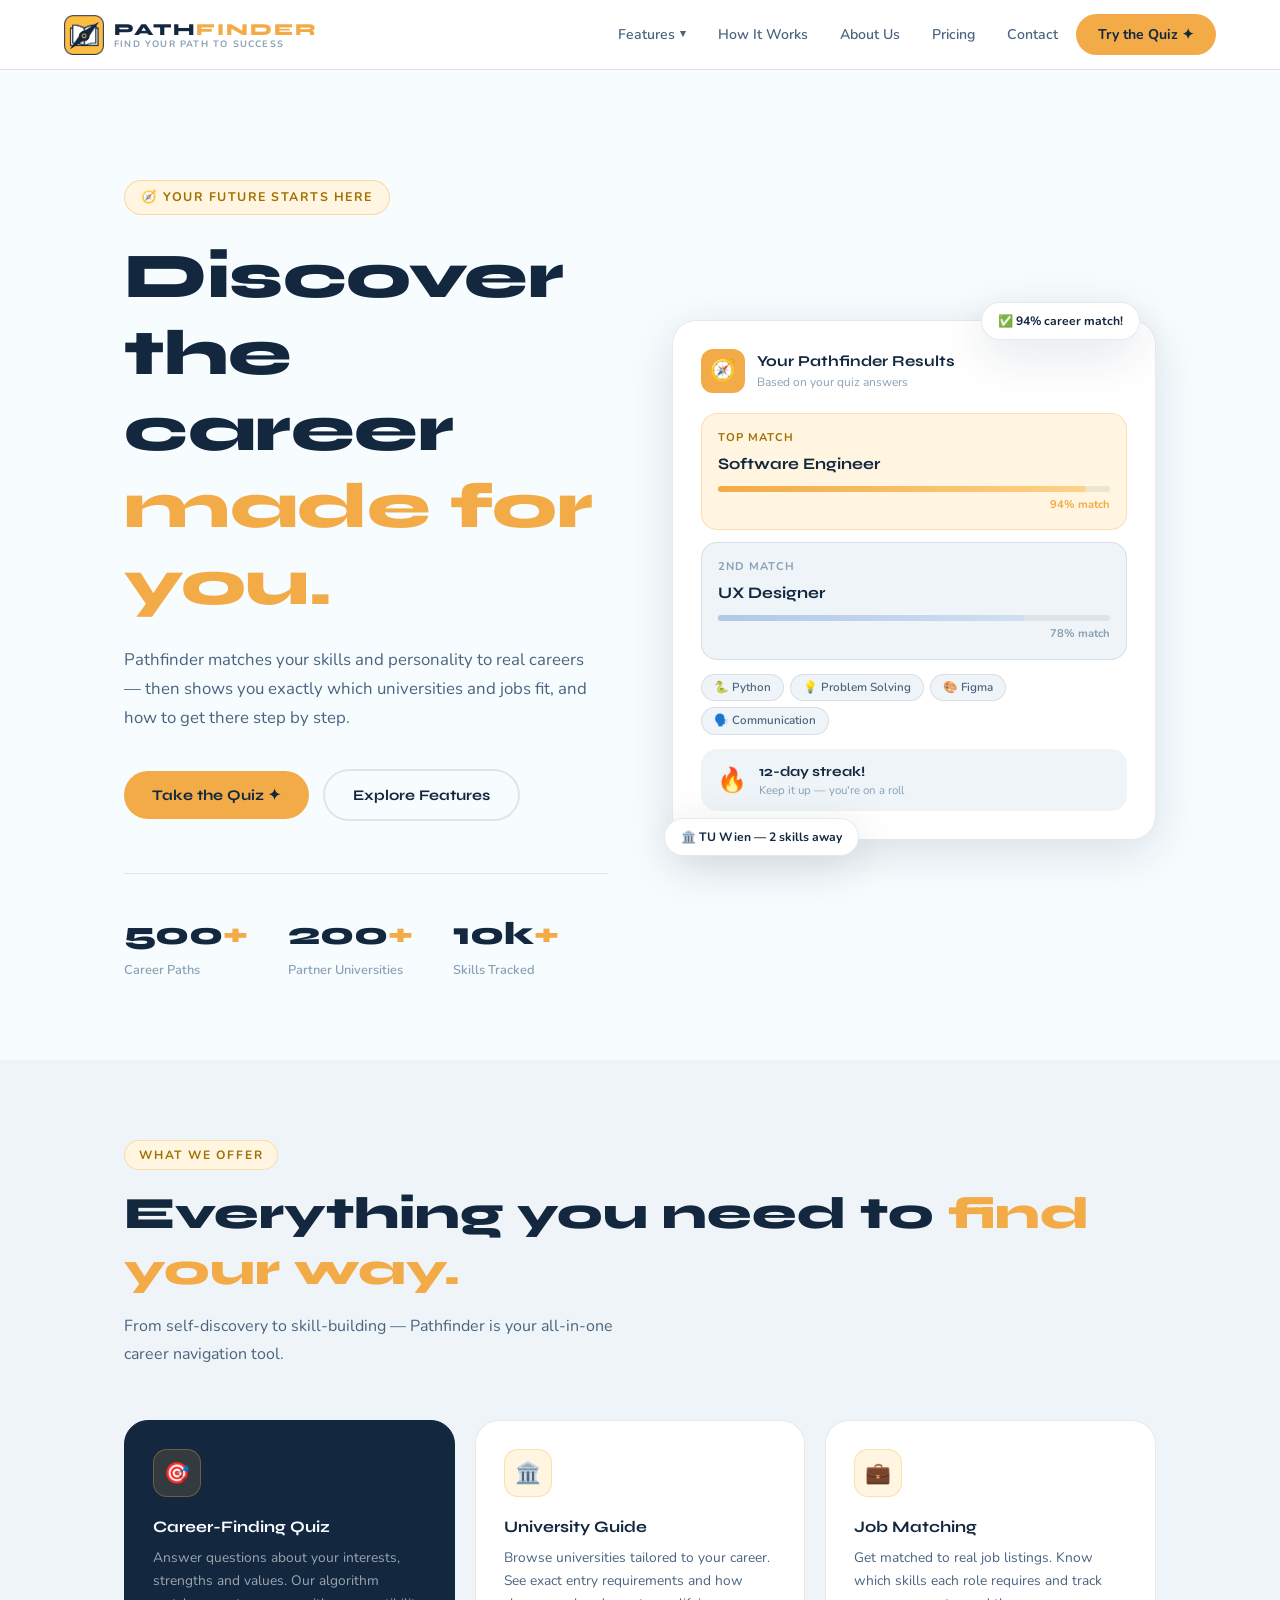
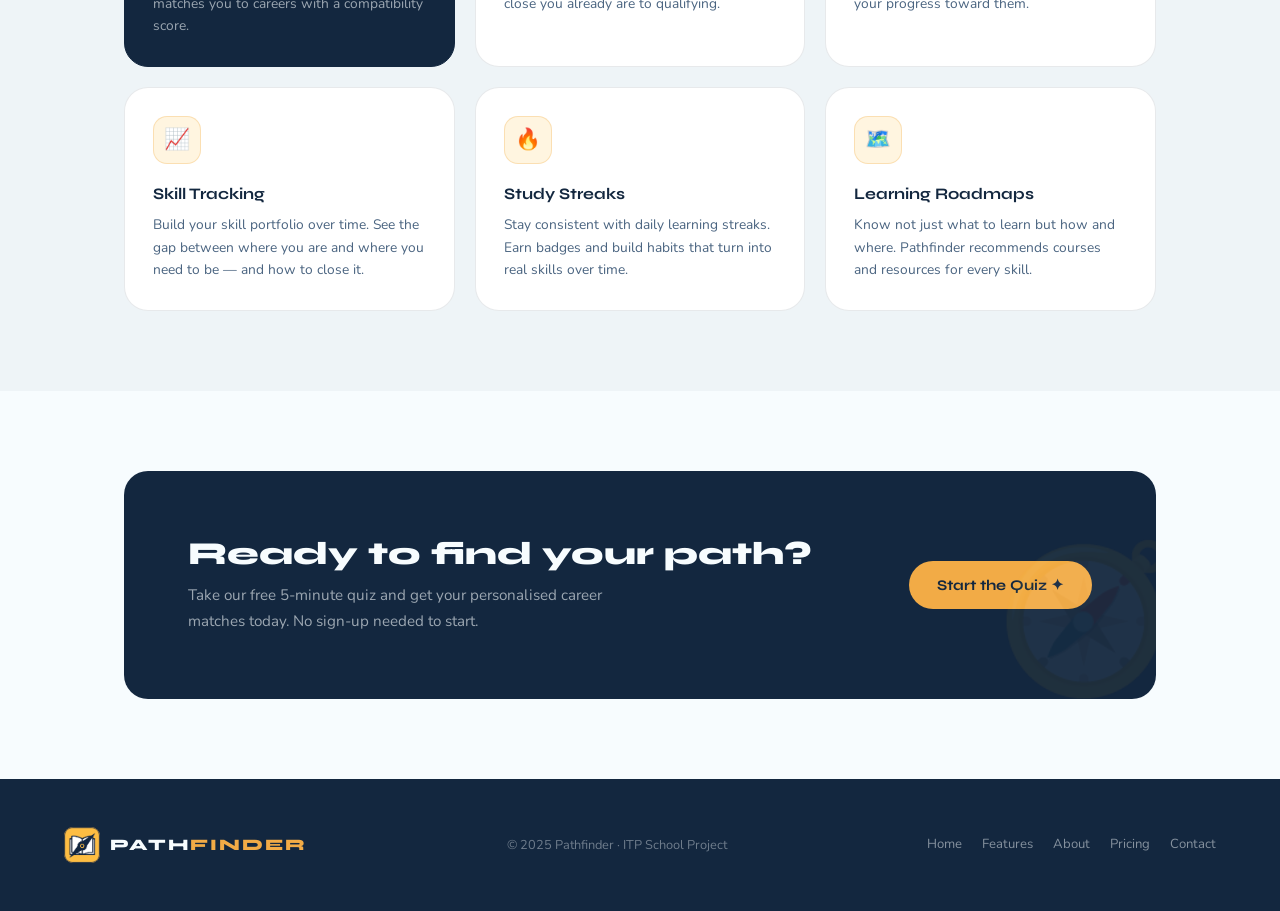
<file: index.html>
<!DOCTYPE html>
<html lang="en">
<head>
  <meta charset="UTF-8" />
  <meta name="viewport" content="width=device-width, initial-scale=1.0" />
  <title>Pathfinder – Find Your Path to Success</title>
  <link rel="stylesheet" href="style.css" />
  <link rel="stylesheet" href="index.css" />
</head>
<body>

  <!-- ============================================================
       NAVIGATION
       ============================================================ -->
  <nav id="navbar">
    <a class="nav-brand" href="index.html">
      <img src="Klest_Logo.png" alt="Pathfinder Logo" class="brand-logo" />
      <div class="brand-text">
        <span class="brand-name">PATH<span>FINDER</span></span>
        <span class="brand-tagline">Find Your Path to Success</span>
      </div>
    </a>

    <ul class="nav-links">
      <li class="has-dropdown">
        <a href="features.html">Features</a>
        <div class="dropdown">
          <a href="features.html">🎯 Career Quiz</a>
          <a href="features.html">🏛️ University Guide</a>
          <a href="features.html">📈 Skill Tracking</a>
          <a href="features.html">🔥 Study Streaks</a>
        </div>
      </li>
      <li><a href="how-it-works.html">How It Works</a></li>
      <li><a href="about.html">About Us</a></li>
      <li><a href="pricing.html">Pricing</a></li>
      <li><a href="contact.html">Contact</a></li>
      <li><a href="quiz.html" class="nav-cta">Try the Quiz ✦</a></li>
    </ul>
  </nav>

  <!-- ============================================================
       HERO
       ============================================================ -->
  <div class="page-wrapper">
    <div class="container">
      <section class="hero">

        <!-- Left: text -->
        <div>
          <div class="hero-eyebrow fade-up">🧭 Your future starts here</div>

          <h1 class="hero-title fade-up delay-1">
            Discover the career<br />
            <span class="accent">made for you.</span>
          </h1>

          <p class="hero-body fade-up delay-2">
            Pathfinder matches your skills and personality to real careers —
            then shows you exactly which universities and jobs fit, and
            how to get there step by step.
          </p>

          <div class="hero-actions fade-up delay-3">
            <a href="quiz.html"         class="btn btn-gold">Take the Quiz ✦</a>
            <a href="features.html"     class="btn btn-outline">Explore Features</a>
          </div>

          <div class="hero-stats fade-up delay-4">
            <div>
              <div class="stat-number">500<span class="accent">+</span></div>
              <div class="stat-label">Career Paths</div>
            </div>
            <div>
              <div class="stat-number">200<span class="accent">+</span></div>
              <div class="stat-label">Partner Universities</div>
            </div>
            <div>
              <div class="stat-number">10k<span class="accent">+</span></div>
              <div class="stat-label">Skills Tracked</div>
            </div>
          </div>
        </div>

        <!-- Right: app preview card -->
        <div class="hero-visual fade-up delay-2">
          <div class="app-card">
            <div class="app-card-header">
              <div class="app-icon">🧭</div>
              <div>
                <div class="app-title">Your Pathfinder Results</div>
                <div class="app-subtitle">Based on your quiz answers</div>
              </div>
            </div>

            <div class="match-card">
              <div class="match-label">Top Match</div>
              <div class="match-name">Software Engineer</div>
              <div class="bar-track"><div class="bar-fill" style="width:94%"></div></div>
              <div class="match-pct gold">94% match</div>
            </div>

            <div class="match-card secondary">
              <div class="match-label">2nd Match</div>
              <div class="match-name">UX Designer</div>
              <div class="bar-track"><div class="bar-fill secondary" style="width:78%"></div></div>
              <div class="match-pct grey">78% match</div>
            </div>

            <div class="skill-pills">
              <span class="skill-pill">🐍 Python</span>
              <span class="skill-pill">💡 Problem Solving</span>
              <span class="skill-pill">🎨 Figma</span>
              <span class="skill-pill">🗣️ Communication</span>
            </div>

            <div class="streak-row">
              <span class="streak-icon">🔥</span>
              <div>
                <div class="streak-title">12-day streak!</div>
                <div class="streak-sub">Keep it up — you're on a roll</div>
              </div>
            </div>
          </div>

          <div class="chip chip-top">✅ 94% career match!</div>
          <div class="chip chip-bot">🏛️ TU Wien — 2 skills away</div>
        </div>

      </section>
    </div>

    <!-- ============================================================
         FEATURES STRIP
         ============================================================ -->
    <section class="features-strip">
      <div class="container">
        <div class="reveal">
          <div class="section-eyebrow">What We Offer</div>
          <h2 class="section-title">Everything you need to <span class="accent">find your way.</span></h2>
          <p class="section-subtitle">From self-discovery to skill-building — Pathfinder is your all-in-one career navigation tool.</p>
        </div>

        <div class="features-grid">
          <div class="feat-card dark reveal">
            <div class="feat-icon">🎯</div>
            <div class="feat-title">Career-Finding Quiz</div>
            <div class="feat-desc">Answer questions about your interests, strengths and values. Our algorithm matches you to careers with a compatibility score.</div>
          </div>
          <div class="feat-card reveal">
            <div class="feat-icon">🏛️</div>
            <div class="feat-title">University Guide</div>
            <div class="feat-desc">Browse universities tailored to your career. See exact entry requirements and how close you already are to qualifying.</div>
          </div>
          <div class="feat-card reveal">
            <div class="feat-icon">💼</div>
            <div class="feat-title">Job Matching</div>
            <div class="feat-desc">Get matched to real job listings. Know which skills each role requires and track your progress toward them.</div>
          </div>
          <div class="feat-card reveal">
            <div class="feat-icon">📈</div>
            <div class="feat-title">Skill Tracking</div>
            <div class="feat-desc">Build your skill portfolio over time. See the gap between where you are and where you need to be — and how to close it.</div>
          </div>
          <div class="feat-card reveal">
            <div class="feat-icon">🔥</div>
            <div class="feat-title">Study Streaks</div>
            <div class="feat-desc">Stay consistent with daily learning streaks. Earn badges and build habits that turn into real skills over time.</div>
          </div>
          <div class="feat-card reveal">
            <div class="feat-icon">🗺️</div>
            <div class="feat-title">Learning Roadmaps</div>
            <div class="feat-desc">Know not just what to learn but how and where. Pathfinder recommends courses and resources for every skill.</div>
          </div>
        </div>
      </div>
    </section>

    <!-- ============================================================
         CTA BANNER
         ============================================================ -->
    <section class="cta-banner">
      <div class="container">
        <div class="cta-inner reveal">
          <div>
            <div class="cta-title">Ready to find your path?</div>
            <p class="cta-body">Take our free 5-minute quiz and get your personalised career matches today. No sign-up needed to start.</p>
          </div>
          <a href="quiz.html" class="btn btn-gold">Start the Quiz ✦</a>
        </div>
      </div>
    </section>

  </div><!-- end .page-wrapper -->

  <!-- ============================================================
       FOOTER
       ============================================================ -->
  <footer>
    <div class="footer-brand">
    <img  src="Klest_Logo.png" alt="Pathfinder Logo" class="footer-logo" />      
    <span class="footer-brand-name">PATH<span>FINDER</span></span>
    </div>
    <span class="footer-copy">© 2025 Pathfinder · ITP School Project</span>
    <div class="footer-links">
      <a href="index.html">Home</a>
      <a href="features.html">Features</a>
      <a href="about.html">About</a>
      <a href="pricing.html">Pricing</a>
      <a href="contact.html">Contact</a>
    </div>
  </footer>

  <script src="nav.js"></script>
</body>
</html>
</file>
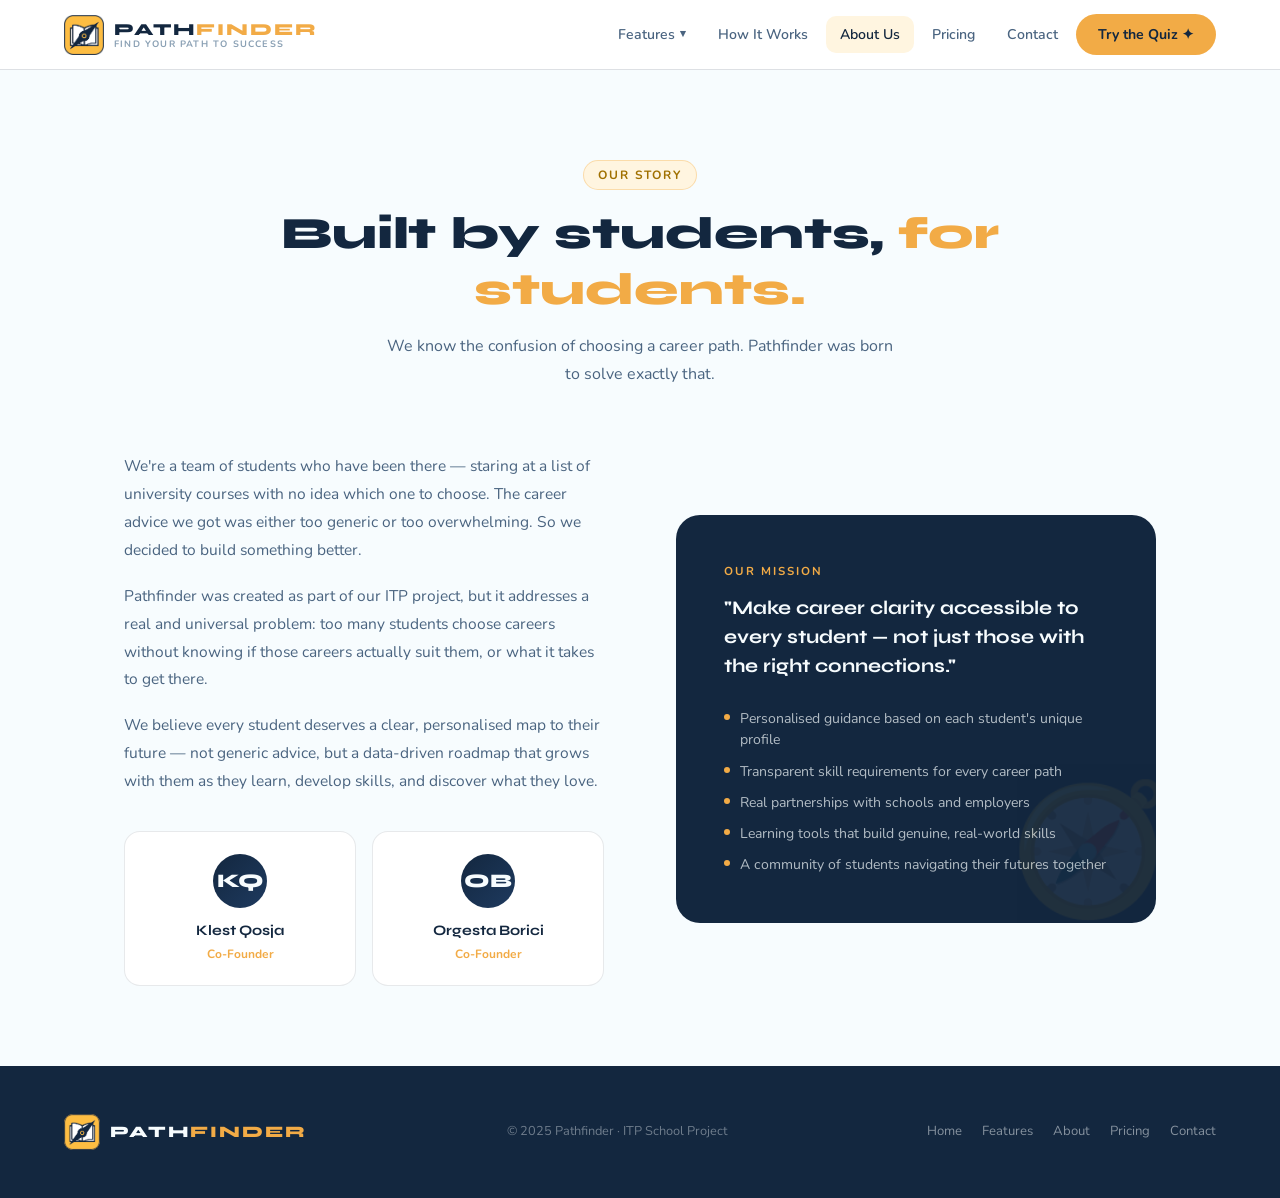
<file: about.html>
<!DOCTYPE html>
<html lang="en">
<head>
  <meta charset="UTF-8" />
  <meta name="viewport" content="width=device-width, initial-scale=1.0" />
  <title>About Us – Pathfinder</title>
  <link rel="stylesheet" href="style.css" />
  <link rel="stylesheet" href="pages.css" />
</head>
<body>

  <nav id="navbar">
    <a class="nav-brand" href="index.html">
      <img src="Klest_Logo.png" alt="Pathfinder Logo" class="brand-logo" />
      <div class="brand-text">
        <span class="brand-name">PATH<span>FINDER</span></span>
        <span class="brand-tagline">Find Your Path to Success</span>
      </div>
    </a>
    <ul class="nav-links">
      <li class="has-dropdown">
        <a href="features.html">Features</a>
        <div class="dropdown">
          <a href="features.html#quiz-section">🎯 Career Quiz</a>
          <a href="features.html#uni-section">🏛️ University Guide</a>
          <a href="features.html#skill-section">📈 Skill Tracking</a>
          <a href="features.html#streak-section">🔥 Study Streaks</a>
        </div>
      </li>
      <li><a href="how-it-works.html">How It Works</a></li>
      <li><a href="about.html" class="active">About Us</a></li>
      <li><a href="pricing.html">Pricing</a></li>
      <li><a href="contact.html">Contact</a></li>
      <li><a href="quiz.html" class="nav-cta">Try the Quiz ✦</a></li>
    </ul>
  </nav>

  <div class="page-wrapper">
    <div class="container">

      <section class="page-hero reveal">
        <div class="section-eyebrow">Our Story</div>
        <h1 class="section-title">Built by students, <span class="accent">for students.</span></h1>
        <p class="section-subtitle">We know the confusion of choosing a career path. Pathfinder was born to solve exactly that.</p>
      </section>

      <div class="about-grid">
        <div class="about-body reveal">
          <p>
            We're a team of students who have been there — staring at a list of university courses with no idea which one to choose. The career advice we got was either too generic or too overwhelming. So we decided to build something better.
          </p>
          <p>
            Pathfinder was created as part of our ITP project, but it addresses a real and universal problem: too many students choose careers without knowing if those careers actually suit them, or what it takes to get there.
          </p>
          <p>
            We believe every student deserves a clear, personalised map to their future — not generic advice, but a data-driven roadmap that grows with them as they learn, develop skills, and discover what they love.
          </p>

          <div class="team-grid">
            <div class="team-card">
              <div class="team-avatar">KQ</div>
              <div class="team-name">Klest Qosja</div>
              <div class="team-role">Co-Founder</div>
            </div>
            <div class="team-card">
              <div class="team-avatar">OB</div>
              <div class="team-name">Orgesta Borici</div>
              <div class="team-role">Co-Founder</div>
            </div>
          </div>
        </div>

        <div class="mission-box reveal">
          <div class="mission-eyebrow">Our Mission</div>
          <div class="mission-quote">"Make career clarity accessible to every student — not just those with the right connections."</div>
          <div class="mission-values">
            <div class="mission-value">Personalised guidance based on each student's unique profile</div>
            <div class="mission-value">Transparent skill requirements for every career path</div>
            <div class="mission-value">Real partnerships with schools and employers</div>
            <div class="mission-value">Learning tools that build genuine, real-world skills</div>
            <div class="mission-value">A community of students navigating their futures together</div>
          </div>
        </div>
      </div>

    </div>
  </div>

  <footer>
    <div class="footer-brand">
      <img  src="Klest_Logo.png" alt="Pathfinder Logo" class="footer-logo" />
      <span class="footer-brand-name">PATH<span>FINDER</span></span>
    </div>
    <span class="footer-copy">© 2025 Pathfinder · ITP School Project</span>
    <div class="footer-links">
      <a href="index.html">Home</a>
      <a href="features.html">Features</a>
      <a href="about.html">About</a>
      <a href="pricing.html">Pricing</a>
      <a href="contact.html">Contact</a>
    </div>
  </footer>

  <script src="nav.js"></script>
</body>
</html>
</file>
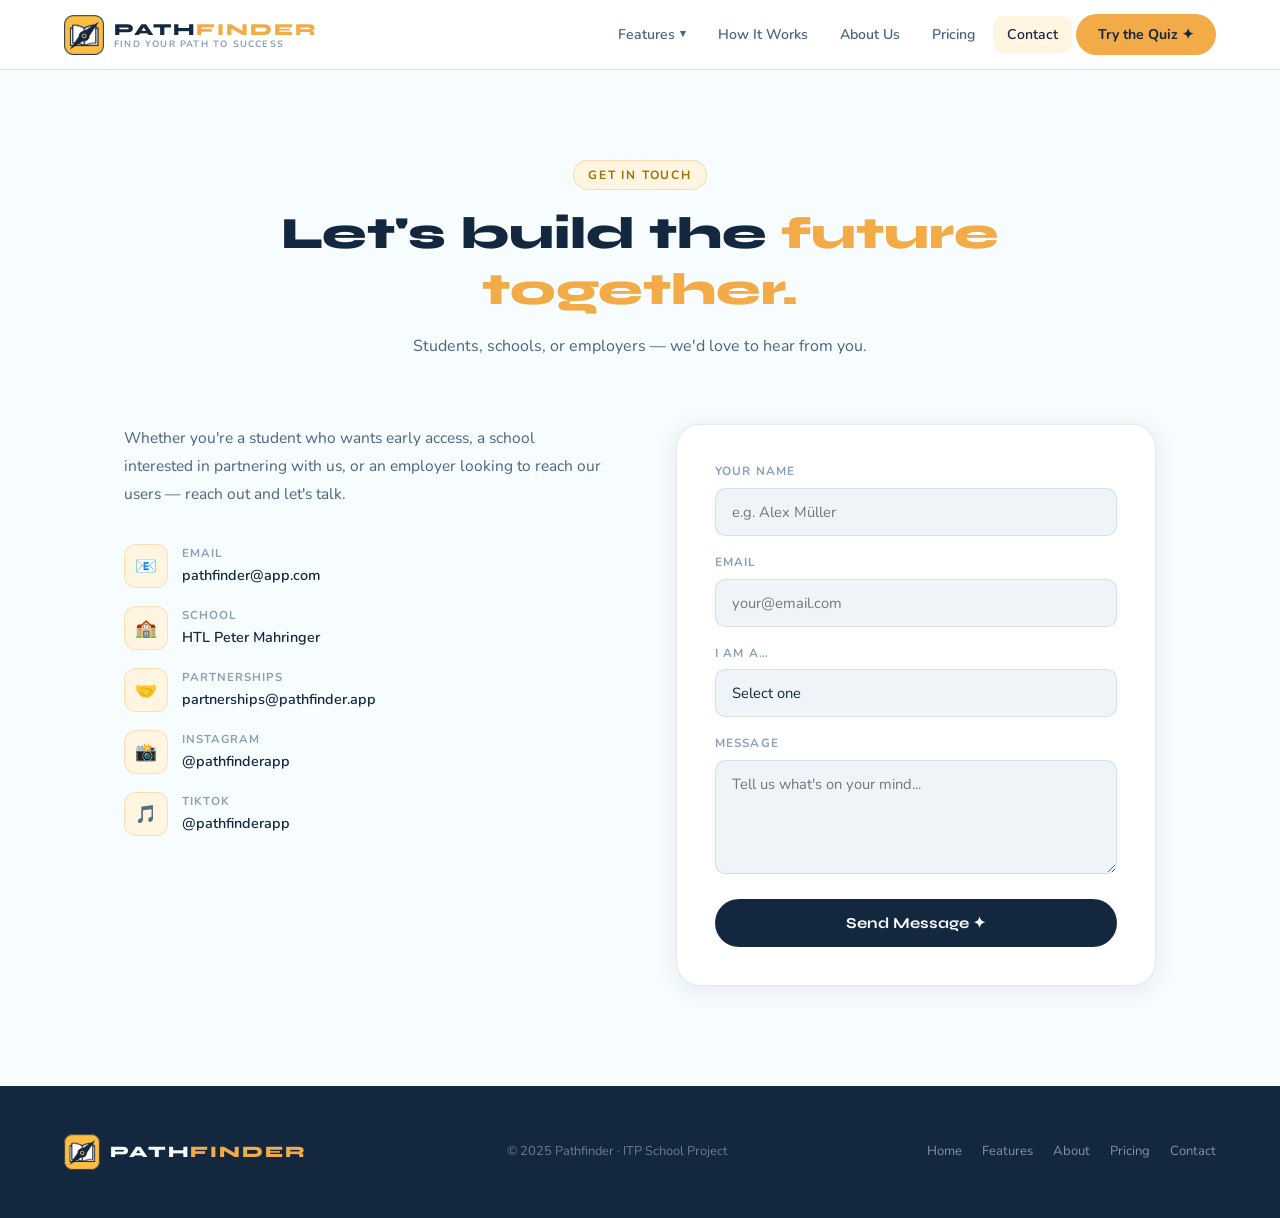
<file: contact.html>
<!DOCTYPE html>
<html lang="en">
<head>
  <meta charset="UTF-8" />
  <meta name="viewport" content="width=device-width, initial-scale=1.0" />
  <title>Contact – Pathfinder</title>
  <link rel="stylesheet" href="style.css" />
  <link rel="stylesheet" href="pages.css" />
</head>
<body>

  <!-- NAV -->
  <nav id="navbar">
    <a class="nav-brand" href="index.html">
      <img src="Klest_Logo.png" alt="Pathfinder Logo" class="brand-logo" />
      <div class="brand-text">
        <span class="brand-name">PATH<span>FINDER</span></span>
        <span class="brand-tagline">Find Your Path to Success</span>
      </div>
    </a>
    <ul class="nav-links">
      <li class="has-dropdown">
        <a href="features.html">Features</a>
        <div class="dropdown">
          <a href="features.html#quiz-section">🎯 Career Quiz</a>
          <a href="features.html#uni-section">🏛️ University Guide</a>
          <a href="features.html#skill-section">📈 Skill Tracking</a>
          <a href="features.html#streak-section">🔥 Study Streaks</a>
        </div>
      </li>
      <li><a href="how-it-works.html">How It Works</a></li>
      <li><a href="about.html">About Us</a></li>
      <li><a href="pricing.html">Pricing</a></li>
      <li><a href="contact.html" class="active">Contact</a></li>
      <li><a href="quiz.html" class="nav-cta">Try the Quiz ✦</a></li>
    </ul>
  </nav>

  <!-- PAGE -->
  <div class="page-wrapper">
    <div class="container">

      <!-- Page hero -->
      <section class="page-hero reveal">
        <div class="section-eyebrow">Get In Touch</div>
        <h1 class="section-title">Let's build the <span class="accent">future together.</span></h1>
        <p class="section-subtitle">Students, schools, or employers — we'd love to hear from you.</p>
      </section>

      <!-- Contact grid -->
      <div class="contact-grid">

        <!-- Left: info -->
        <div class="contact-info reveal">
          <p>Whether you're a student who wants early access, a school interested in partnering with us, or an employer looking to reach our users — reach out and let's talk.</p>
          <div class="contact-items">
            <div class="contact-item">
              <div class="contact-icon">📧</div>
              <div>
                <div class="contact-label">Email</div>
                <div class="contact-value">pathfinder@app.com</div>
              </div>
            </div>
            <div class="contact-item">
              <div class="contact-icon">🏫</div>
              <div>
                <div class="contact-label">School</div>
                <div class="contact-value">HTL Peter Mahringer</div>
              </div>
            </div>
            <div class="contact-item">
              <div class="contact-icon">🤝</div>
              <div>
                <div class="contact-label">Partnerships</div>
                <div class="contact-value">partnerships@pathfinder.app</div>
              </div>
            </div>
            <div class="contact-item">
              <div class="contact-icon">📸</div>
              <div>
                <div class="contact-label">Instagram</div>
                <div class="contact-value">@pathfinderapp</div>
              </div>
            </div>
            <div class="contact-item">
              <div class="contact-icon">🎵</div>
              <div>
                <div class="contact-label">TikTok</div>
                <div class="contact-value">@pathfinderapp</div>
              </div>
            </div>
          </div>
        </div>

        <!-- Right: form -->
        <div class="contact-form-box reveal">
          <div id="contactForm">
            <div class="form-group">
              <label class="form-label">Your Name</label>
              <input class="form-input" type="text" placeholder="e.g. Alex Müller" />
            </div>
            <div class="form-group">
              <label class="form-label">Email</label>
              <input class="form-input" type="email" placeholder="your@email.com" />
            </div>
            <div class="form-group">
              <label class="form-label">I am a…</label>
              <select class="form-select">
                <option value="">Select one</option>
                <option>Student</option>
                <option>Teacher / School</option>
                <option>Employer / Company</option>
                <option>Investor</option>
                <option>Other</option>
              </select>
            </div>
            <div class="form-group">
              <label class="form-label">Message</label>
              <textarea class="form-textarea" placeholder="Tell us what's on your mind..."></textarea>
            </div>
            <button class="btn-submit" onclick="submitForm()">Send Message ✦</button>
          </div>

          <!-- Success state -->
          <div class="form-success" id="formSuccess">
            <div class="success-icon">✅</div>
            <div class="success-title">Message sent!</div>
            <div class="success-body">Thanks for reaching out. We'll get back to you as soon as possible.</div>
          </div>
        </div>

      </div>
    </div>
  </div>

  <!-- FOOTER -->
  <footer>
    <div class="footer-brand">
      <img  src="Klest_Logo.png" alt="Pathfinder Logo" class="footer-logo" />
      <span class="footer-brand-name">PATH<span>FINDER</span></span>
    </div>
    <span class="footer-copy">© 2025 Pathfinder · ITP School Project</span>
    <div class="footer-links">
      <a href="index.html">Home</a>
      <a href="features.html">Features</a>
      <a href="about.html">About</a>
      <a href="pricing.html">Pricing</a>
      <a href="contact.html">Contact</a>
    </div>
  </footer>

  <script src="nav.js"></script>
  <script>
    function submitForm() {
      document.getElementById('contactForm').style.display = 'none';
      document.getElementById('formSuccess').style.display = 'block';
    }
  </script>

</body>
</html>
</file>
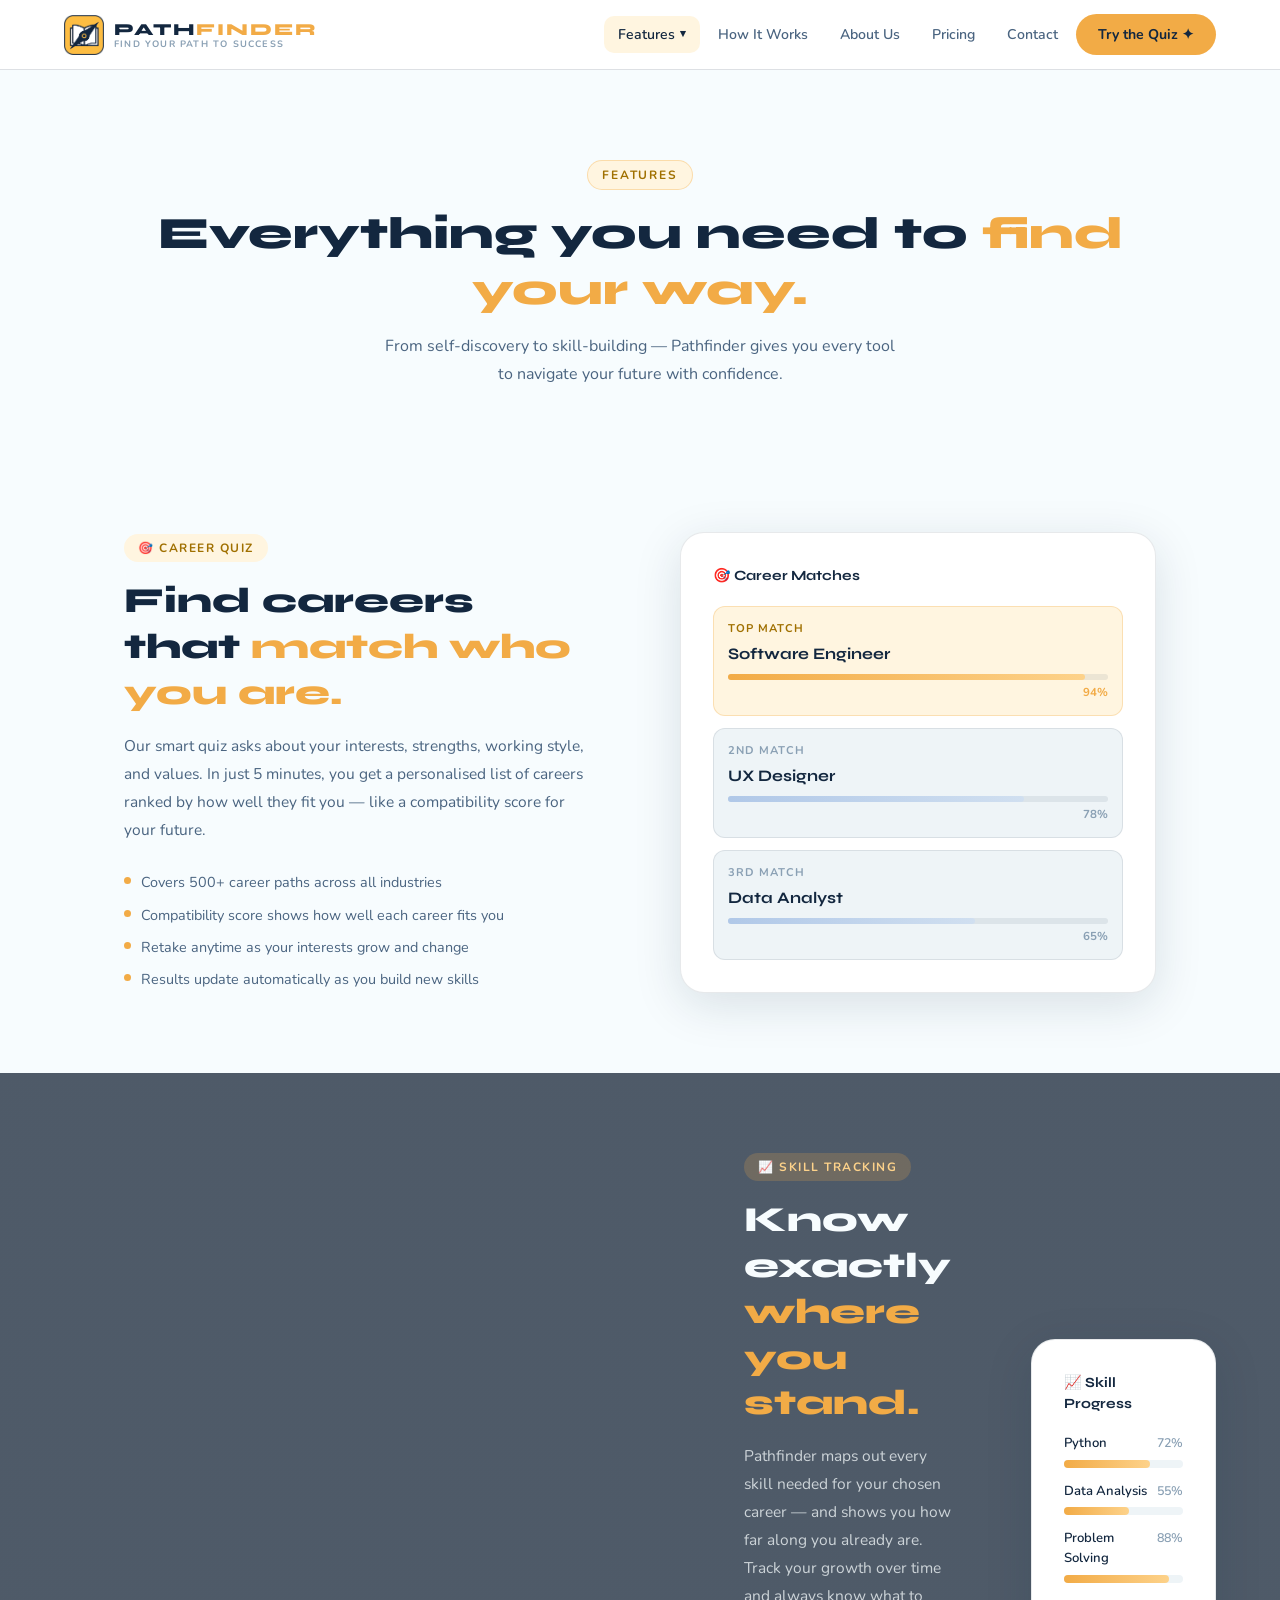
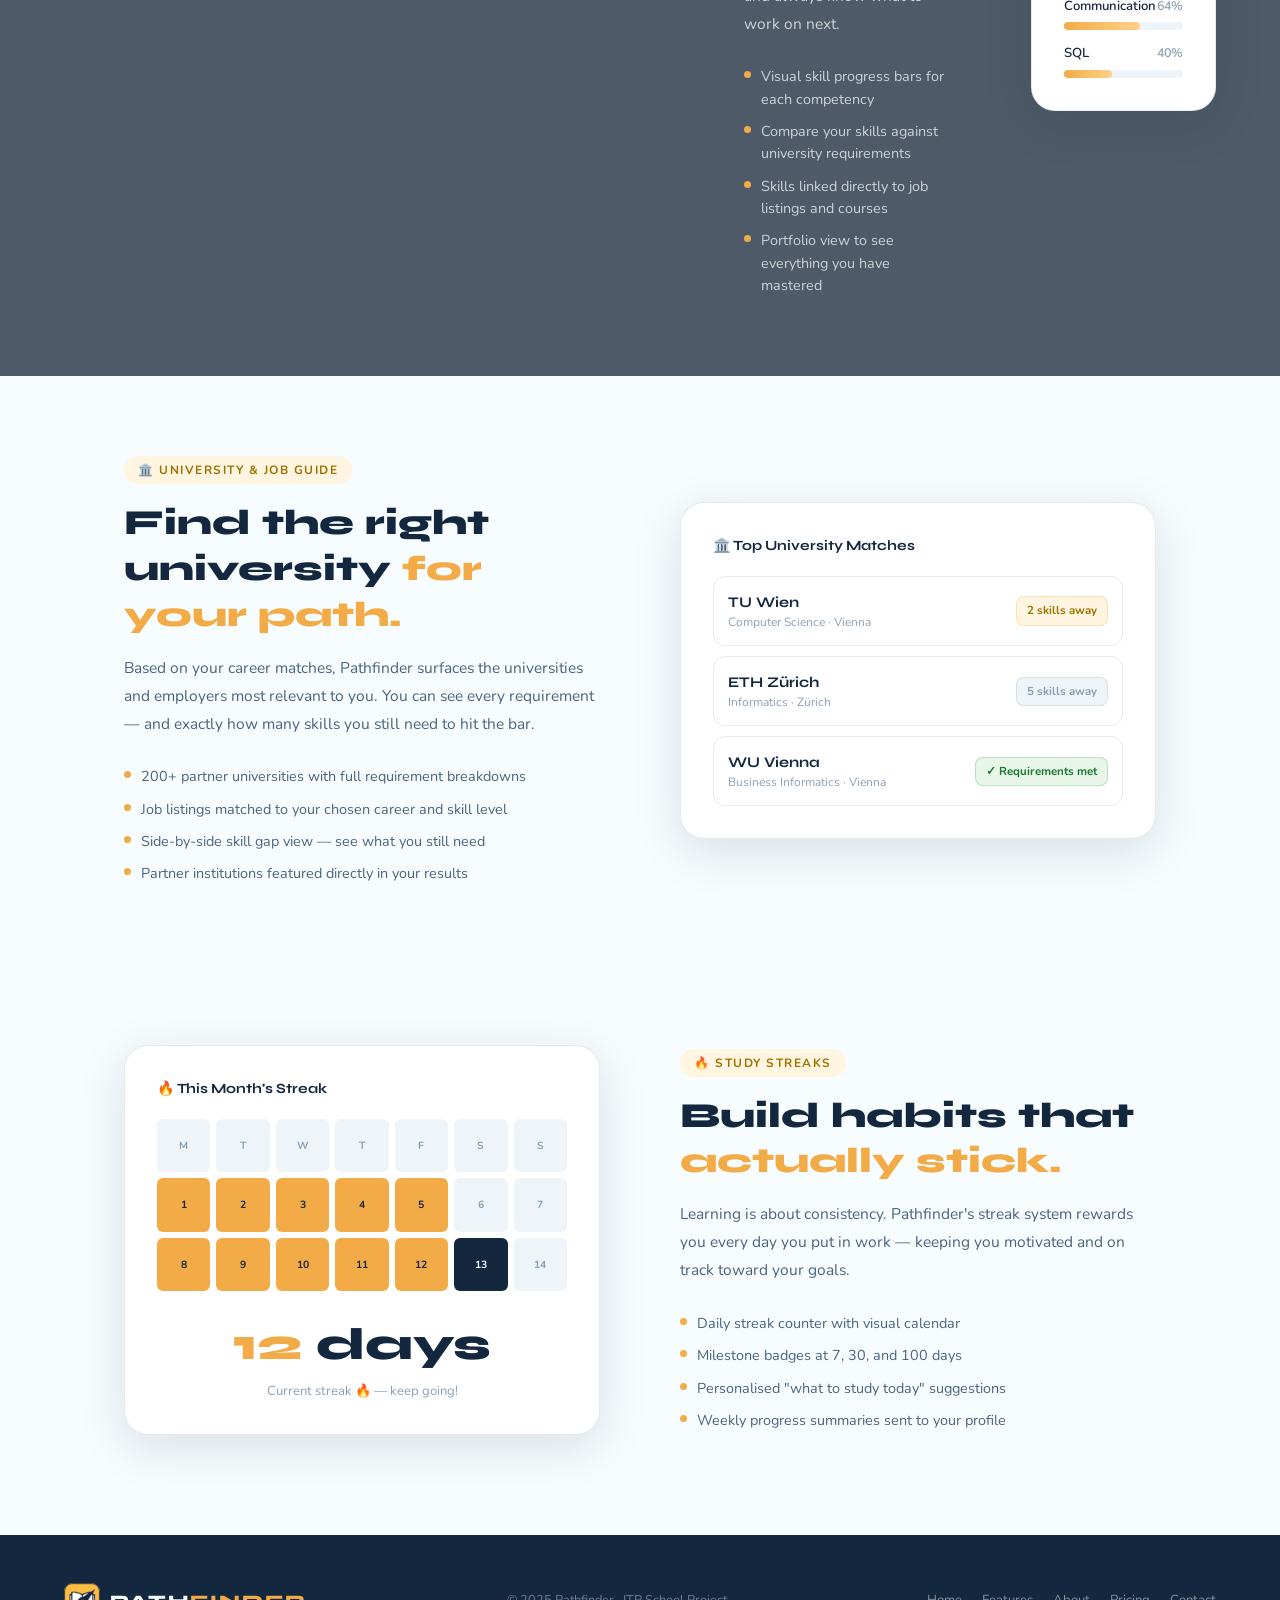
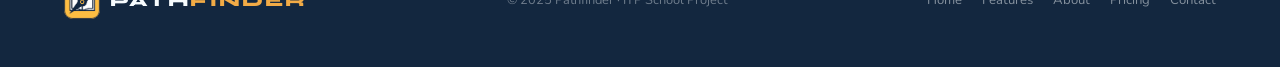
<file: features.html>
<!DOCTYPE html>
<html lang="en">
<head>
  <meta charset="UTF-8" />
  <meta name="viewport" content="width=device-width, initial-scale=1.0" />
  <title>Features – Pathfinder</title>
  <link rel="stylesheet" href="style.css" />
  <link rel="stylesheet" href="features.css" />
</head>
<body>

  <!-- NAV -->
  <nav id="navbar">
    <a class="nav-brand" href="index.html">
      <img src="Klest_Logo.png" alt="Pathfinder Logo" class="brand-logo" />
      <div class="brand-text">
        <span class="brand-name">PATH<span>FINDER</span></span>
        <span class="brand-tagline">Find Your Path to Success</span>
      </div>
    </a>
    <ul class="nav-links">
      <li class="has-dropdown">
        <a href="#" class="active">Features</a>
        <div class="dropdown">
          <a href="#quiz-section">🎯 Career Quiz</a>
          <a href="#uni-section">🏛️ University Guide</a>
          <a href="#skill-section">📈 Skill Tracking</a>
          <a href="#streak-section">🔥 Study Streaks</a>
        </div>
      </li>
      <li><a href="how-it-works.html">How It Works</a></li>
      <li><a href="about.html">About Us</a></li>
      <li><a href="pricing.html">Pricing</a></li>
      <li><a href="contact.html">Contact</a></li>
      <li><a href="quiz.html" class="nav-cta">Try the Quiz ✦</a></li>
    </ul>
  </nav>

  <div class="page-wrapper">
    <div class="container">

      <!-- PAGE HERO -->
      <section class="page-hero reveal">
        <div class="section-eyebrow">Features</div>
        <h1 class="section-title">Everything you need to <span class="accent">find your way.</span></h1>
        <p class="section-subtitle">From self-discovery to skill-building — Pathfinder gives you every tool to navigate your future with confidence.</p>
      </section>

      <!-- FEATURE 1: Career Quiz -->
      <div id="quiz-section" class="feature-block reveal">
        <div>
          <div class="feat-block-tag">🎯 Career Quiz</div>
          <h2 class="feat-block-title">Find careers that <span class="accent">match who you are.</span></h2>
          <p class="feat-block-body">
            Our smart quiz asks about your interests, strengths, working style, and values. In just 5 minutes, you get a personalised list of careers ranked by how well they fit you — like a compatibility score for your future.
          </p>
          <div class="feat-points">
            <div class="feat-point">Covers 500+ career paths across all industries</div>
            <div class="feat-point">Compatibility score shows how well each career fits you</div>
            <div class="feat-point">Retake anytime as your interests grow and change</div>
            <div class="feat-point">Results update automatically as you build new skills</div>
          </div>
        </div>
        <div class="visual-panel">
          <div class="panel-title">🎯 Career Matches</div>
          <div style="display:flex;flex-direction:column;gap:12px;">
            <div style="background:var(--gold-pale);border:1px solid rgba(242,171,70,0.3);border-radius:12px;padding:14px;">
              <div style="font-size:0.7rem;font-weight:700;color:#a07000;letter-spacing:1px;text-transform:uppercase;margin-bottom:4px;">Top match</div>
              <div style="font-family:'Syne',sans-serif;font-weight:700;font-size:1rem;color:var(--navy);margin-bottom:8px;">Software Engineer</div>
              <div style="height:6px;background:rgba(19,39,63,0.08);border-radius:3px;margin-bottom:4px;"><div style="width:94%;height:100%;border-radius:3px;background:linear-gradient(90deg,#f2ab46,#fdd28a);"></div></div>
              <div style="font-size:0.72rem;font-weight:700;color:var(--gold);text-align:right;">94%</div>
            </div>
            <div style="background:var(--off-white);border:1px solid var(--border);border-radius:12px;padding:14px;">
              <div style="font-size:0.7rem;font-weight:700;color:var(--text-muted);letter-spacing:1px;text-transform:uppercase;margin-bottom:4px;">2nd match</div>
              <div style="font-family:'Syne',sans-serif;font-weight:700;font-size:1rem;color:var(--navy);margin-bottom:8px;">UX Designer</div>
              <div style="height:6px;background:rgba(19,39,63,0.08);border-radius:3px;margin-bottom:4px;"><div style="width:78%;height:100%;border-radius:3px;background:linear-gradient(90deg,#b0c8e8,#d0dff0);"></div></div>
              <div style="font-size:0.72rem;font-weight:700;color:var(--text-muted);text-align:right;">78%</div>
            </div>
            <div style="background:var(--off-white);border:1px solid var(--border);border-radius:12px;padding:14px;">
              <div style="font-size:0.7rem;font-weight:700;color:var(--text-muted);letter-spacing:1px;text-transform:uppercase;margin-bottom:4px;">3rd match</div>
              <div style="font-family:'Syne',sans-serif;font-weight:700;font-size:1rem;color:var(--navy);margin-bottom:8px;">Data Analyst</div>
              <div style="height:6px;background:rgba(19,39,63,0.08);border-radius:3px;margin-bottom:4px;"><div style="width:65%;height:100%;border-radius:3px;background:linear-gradient(90deg,#b0c8e8,#d0dff0);"></div></div>
              <div style="font-size:0.72rem;font-weight:700;color:var(--text-muted);text-align:right;">65%</div>
            </div>
          </div>
        </div>
      </div>

    </div><!-- end container -->

    <!-- FEATURE 2: Skill Tracking (shaded bg) -->
    <div id="skill-section" class="feature-block shaded reverse reveal">
<div class="container" style="display:grid;grid-template-columns:1fr 1fr;gap:80px;align-items:center;width:100%;max-width:1160px;margin:0 auto;padding:0 64px;">        <div>
          <div class="feat-block-tag">📈 Skill Tracking</div>
          <h2 class="feat-block-title">Know exactly <span class="accent">where you stand.</span></h2>
          <p class="feat-block-body">
            Pathfinder maps out every skill needed for your chosen career — and shows you how far along you already are. Track your growth over time and always know what to work on next.
          </p>
          <div class="feat-points">
            <div class="feat-point">Visual skill progress bars for each competency</div>
            <div class="feat-point">Compare your skills against university requirements</div>
            <div class="feat-point">Skills linked directly to job listings and courses</div>
            <div class="feat-point">Portfolio view to see everything you have mastered</div>
          </div>
        </div>
        <div class="visual-panel">
          <div class="panel-title">📈 Skill Progress</div>
          <div class="skill-rows">
            <div class="skill-row-item">
              <div class="skill-row-label"><span>Python</span><span class="skill-row-pct">72%</span></div>
              <div class="skill-bar-track"><div class="skill-bar-fill" style="width:72%"></div></div>
            </div>
            <div class="skill-row-item">
              <div class="skill-row-label"><span>Data Analysis</span><span class="skill-row-pct">55%</span></div>
              <div class="skill-bar-track"><div class="skill-bar-fill" style="width:55%"></div></div>
            </div>
            <div class="skill-row-item">
              <div class="skill-row-label"><span>Problem Solving</span><span class="skill-row-pct">88%</span></div>
              <div class="skill-bar-track"><div class="skill-bar-fill" style="width:88%"></div></div>
            </div>
            <div class="skill-row-item">
              <div class="skill-row-label"><span>Communication</span><span class="skill-row-pct">64%</span></div>
              <div class="skill-bar-track"><div class="skill-bar-fill" style="width:64%"></div></div>
            </div>
            <div class="skill-row-item">
              <div class="skill-row-label"><span>SQL</span><span class="skill-row-pct">40%</span></div>
              <div class="skill-bar-track"><div class="skill-bar-fill" style="width:40%"></div></div>
            </div>
          </div>
        </div>
      </div>
    </div>

    <div class="container">

      <!-- FEATURE 3: University & Job Guide -->
      <div id="uni-section" class="feature-block reveal">
        <div>
          <div class="feat-block-tag">🏛️ University &amp; Job Guide</div>
          <h2 class="feat-block-title">Find the right university <span class="accent">for your path.</span></h2>
          <p class="feat-block-body">
            Based on your career matches, Pathfinder surfaces the universities and employers most relevant to you. You can see every requirement — and exactly how many skills you still need to hit the bar.
          </p>
          <div class="feat-points">
            <div class="feat-point">200+ partner universities with full requirement breakdowns</div>
            <div class="feat-point">Job listings matched to your chosen career and skill level</div>
            <div class="feat-point">Side-by-side skill gap view — see what you still need</div>
            <div class="feat-point">Partner institutions featured directly in your results</div>
          </div>
        </div>
        <div class="visual-panel">
          <div class="panel-title">🏛️ Top University Matches</div>
          <div style="display:flex;flex-direction:column;gap:10px;">
            <div style="border:1px solid var(--border);border-radius:12px;padding:14px;display:flex;justify-content:space-between;align-items:center;">
              <div>
                <div style="font-family:'Syne',sans-serif;font-weight:700;font-size:0.92rem;color:var(--navy);">TU Wien</div>
                <div style="font-size:0.75rem;color:var(--text-muted);">Computer Science · Vienna</div>
              </div>
              <div style="background:var(--gold-pale);border:1px solid rgba(242,171,70,0.3);border-radius:8px;padding:5px 10px;font-size:0.72rem;font-weight:700;color:#a07000;">2 skills away</div>
            </div>
            <div style="border:1px solid var(--border);border-radius:12px;padding:14px;display:flex;justify-content:space-between;align-items:center;">
              <div>
                <div style="font-family:'Syne',sans-serif;font-weight:700;font-size:0.92rem;color:var(--navy);">ETH Zürich</div>
                <div style="font-size:0.75rem;color:var(--text-muted);">Informatics · Zürich</div>
              </div>
              <div style="background:var(--off-white);border:1px solid var(--border);border-radius:8px;padding:5px 10px;font-size:0.72rem;font-weight:700;color:var(--text-muted);">5 skills away</div>
            </div>
            <div style="border:1px solid var(--border);border-radius:12px;padding:14px;display:flex;justify-content:space-between;align-items:center;">
              <div>
                <div style="font-family:'Syne',sans-serif;font-weight:700;font-size:0.92rem;color:var(--navy);">WU Vienna</div>
                <div style="font-size:0.75rem;color:var(--text-muted);">Business Informatics · Vienna</div>
              </div>
              <div style="background:#e8f5e9;border:1px solid rgba(40,167,69,0.25);border-radius:8px;padding:5px 10px;font-size:0.72rem;font-weight:700;color:#1a7a32;">✓ Requirements met</div>
            </div>
          </div>
        </div>
      </div>

      <!-- FEATURE 4: Study Streaks -->
      <div id="streak-section" class="feature-block reverse reveal" style="padding-bottom:100px;">
        <div>
          <div class="feat-block-tag">🔥 Study Streaks</div>
          <h2 class="feat-block-title">Build habits that <span class="accent">actually stick.</span></h2>
          <p class="feat-block-body">
            Learning is about consistency. Pathfinder's streak system rewards you every day you put in work — keeping you motivated and on track toward your goals.
          </p>
          <div class="feat-points">
            <div class="feat-point">Daily streak counter with visual calendar</div>
            <div class="feat-point">Milestone badges at 7, 30, and 100 days</div>
            <div class="feat-point">Personalised "what to study today" suggestions</div>
            <div class="feat-point">Weekly progress summaries sent to your profile</div>
          </div>
        </div>
        <div class="visual-panel">
          <div class="panel-title">🔥 This Month's Streak</div>
          <div class="streak-calendar">
            <div class="streak-day">M</div><div class="streak-day">T</div><div class="streak-day">W</div>
            <div class="streak-day">T</div><div class="streak-day">F</div><div class="streak-day">S</div><div class="streak-day">S</div>
            <div class="streak-day done">1</div><div class="streak-day done">2</div><div class="streak-day done">3</div>
            <div class="streak-day done">4</div><div class="streak-day done">5</div><div class="streak-day">6</div><div class="streak-day">7</div>
            <div class="streak-day done">8</div><div class="streak-day done">9</div><div class="streak-day done">10</div>
            <div class="streak-day done">11</div><div class="streak-day done">12</div><div class="streak-day today">13</div><div class="streak-day">14</div>
          </div>
          <div class="streak-count-big"><span>12</span> days</div>
          <div class="streak-caption">Current streak 🔥 — keep going!</div>
        </div>
      </div>

    </div><!-- end container -->
  </div><!-- end page-wrapper -->

  <!-- FOOTER -->
  <footer>
    <div class="footer-brand">
      <img  src="Klest_Logo.png" alt="Pathfinder Logo" class="footer-logo" />
      <span class="footer-brand-name">PATH<span>FINDER</span></span>
    </div>
    <span class="footer-copy">© 2025 Pathfinder · ITP School Project</span>
    <div class="footer-links">
      <a href="index.html">Home</a>
      <a href="features.html">Features</a>
      <a href="about.html">About</a>
      <a href="pricing.html">Pricing</a>
      <a href="contact.html">Contact</a>
    </div>
  </footer>

  <script src="nav.js"></script>
</body>
</html>
</file>
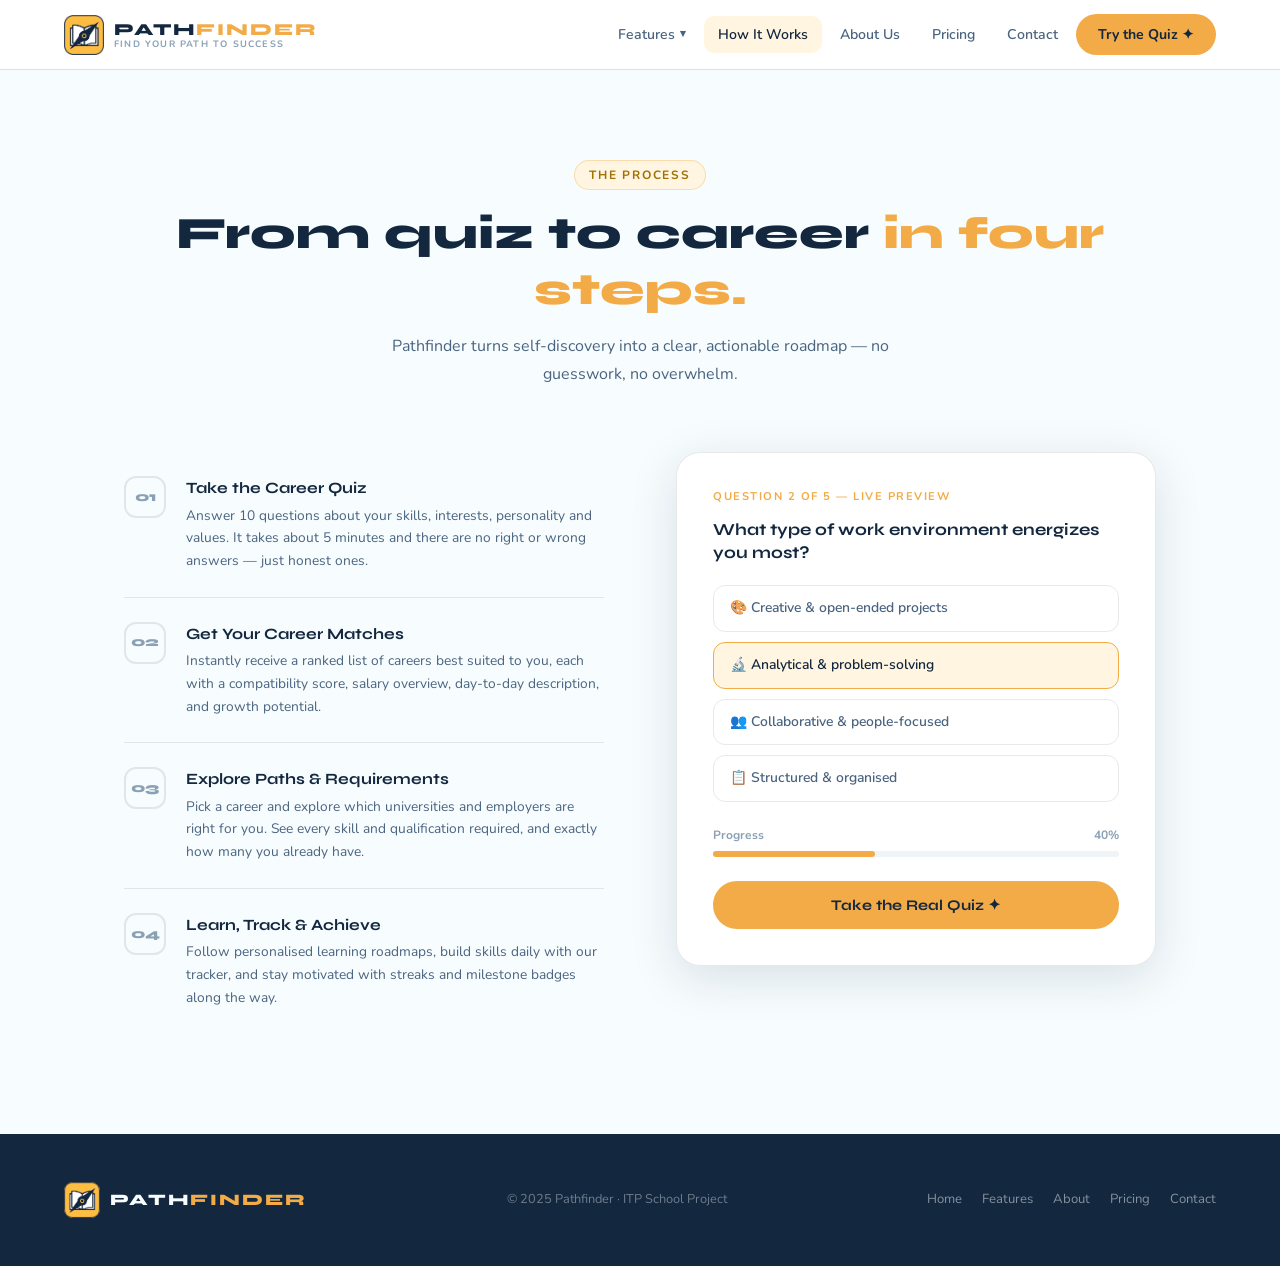
<file: how-it-works.html>
<!DOCTYPE html>
<html lang="en">
<head>
  <meta charset="UTF-8" />
  <meta name="viewport" content="width=device-width, initial-scale=1.0" />
  <title>How It Works – Pathfinder</title>
  <link rel="stylesheet" href="style.css" />
  <link rel="stylesheet" href="pages.css" />
</head>
<body>

  <nav id="navbar">
    <a class="nav-brand" href="index.html">
      <img src="Klest_Logo.png" alt="Pathfinder Logo" class="brand-logo" />
      <div class="brand-text">
        <span class="brand-name">PATH<span>FINDER</span></span>
        <span class="brand-tagline">Find Your Path to Success</span>
      </div>
    </a>
    <ul class="nav-links">
      <li class="has-dropdown">
        <a href="features.html">Features</a>
        <div class="dropdown">
          <a href="features.html#quiz-section">🎯 Career Quiz</a>
          <a href="features.html#uni-section">🏛️ University Guide</a>
          <a href="features.html#skill-section">📈 Skill Tracking</a>
          <a href="features.html#streak-section">🔥 Study Streaks</a>
        </div>
      </li>
      <li><a href="how-it-works.html" class="active">How It Works</a></li>
      <li><a href="about.html">About Us</a></li>
      <li><a href="pricing.html">Pricing</a></li>
      <li><a href="contact.html">Contact</a></li>
      <li><a href="quiz.html" class="nav-cta">Try the Quiz ✦</a></li>
    </ul>
  </nav>

  <div class="page-wrapper">
    <div class="container">

      <section class="page-hero reveal">
        <div class="section-eyebrow">The Process</div>
        <h1 class="section-title">From quiz to career <span class="accent">in four steps.</span></h1>
        <p class="section-subtitle">Pathfinder turns self-discovery into a clear, actionable roadmap — no guesswork, no overwhelm.</p>
      </section>

      <div class="steps-grid">
        <div class="steps-list">
          <div class="step-item reveal">
            <div class="step-num">01</div>
            <div>
              <div class="step-title">Take the Career Quiz</div>
              <div class="step-desc">Answer 10 questions about your skills, interests, personality and values. It takes about 5 minutes and there are no right or wrong answers — just honest ones.</div>
            </div>
          </div>
          <div class="step-item reveal">
            <div class="step-num">02</div>
            <div>
              <div class="step-title">Get Your Career Matches</div>
              <div class="step-desc">Instantly receive a ranked list of careers best suited to you, each with a compatibility score, salary overview, day-to-day description, and growth potential.</div>
            </div>
          </div>
          <div class="step-item reveal">
            <div class="step-num">03</div>
            <div>
              <div class="step-title">Explore Paths &amp; Requirements</div>
              <div class="step-desc">Pick a career and explore which universities and employers are right for you. See every skill and qualification required, and exactly how many you already have.</div>
            </div>
          </div>
          <div class="step-item reveal">
            <div class="step-num">04</div>
            <div>
              <div class="step-title">Learn, Track &amp; Achieve</div>
              <div class="step-desc">Follow personalised learning roadmaps, build skills daily with our tracker, and stay motivated with streaks and milestone badges along the way.</div>
            </div>
          </div>
        </div>

        <!-- Interactive quiz preview -->
        <div class="quiz-preview-panel reveal">
          <div class="preview-step-label">Question 2 of 5 — Live Preview</div>
          <div class="preview-question">What type of work environment energizes you most?</div>
          <div class="preview-options">
            <div class="preview-opt" onclick="pickOpt(this)">🎨 Creative &amp; open-ended projects</div>
            <div class="preview-opt selected" onclick="pickOpt(this)">🔬 Analytical &amp; problem-solving</div>
            <div class="preview-opt" onclick="pickOpt(this)">👥 Collaborative &amp; people-focused</div>
            <div class="preview-opt" onclick="pickOpt(this)">📋 Structured &amp; organised</div>
          </div>
          <div class="preview-progress">
            <div class="preview-prog-labels">
              <span>Progress</span>
              <span id="progPct">40%</span>
            </div>
            <div class="preview-prog-track">
              <div class="preview-prog-fill" id="progFill" style="width:40%"></div>
            </div>
          </div>
          <a href="quiz.html" class="btn btn-gold" style="margin-top:24px;width:100%;justify-content:center;">Take the Real Quiz ✦</a>
        </div>
      </div>

    </div>
  </div>

  <footer>
    <div class="footer-brand">
      <img  src="Klest_Logo.png" alt="Pathfinder Logo" class="footer-logo" />
      <span class="footer-brand-name">PATH<span>FINDER</span></span>
    </div>
    <span class="footer-copy">© 2025 Pathfinder · ITP School Project</span>
    <div class="footer-links">
      <a href="index.html">Home</a>
      <a href="features.html">Features</a>
      <a href="about.html">About</a>
      <a href="pricing.html">Pricing</a>
      <a href="contact.html">Contact</a>
    </div>
  </footer>

  <script src="nav.js"></script>
  <script>
    /* Pick option in preview */
    function pickOpt(el) {
      el.closest('.preview-options').querySelectorAll('.preview-opt').forEach(o => o.classList.remove('selected'));
      el.classList.add('selected');
    }
  </script>
</body>
</html>
</file>
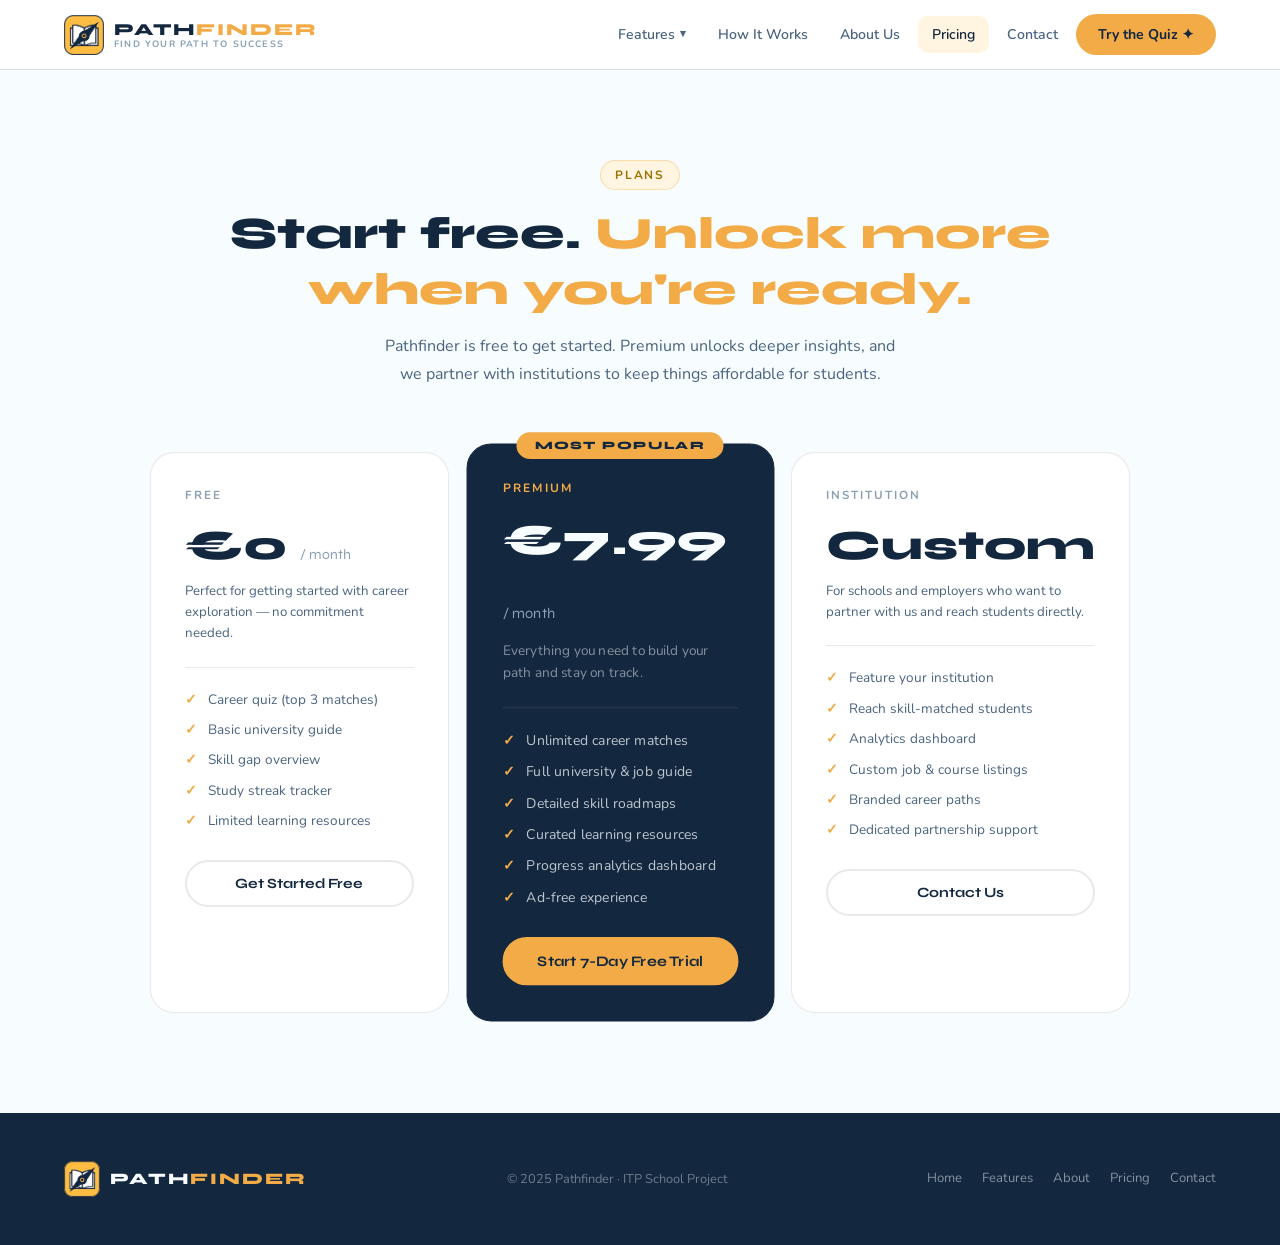
<file: pricing.html>
<!DOCTYPE html>
<html lang="en">
<head>
  <meta charset="UTF-8" />
  <meta name="viewport" content="width=device-width, initial-scale=1.0" />
  <title>Pricing – Pathfinder</title>
  <link rel="stylesheet" href="style.css" />
  <link rel="stylesheet" href="pages.css" />
</head>
<body>

  <nav id="navbar">
    <a class="nav-brand" href="index.html">
      <img src="Klest_Logo.png" alt="Pathfinder Logo" class="brand-logo" />
      <div class="brand-text">
        <span class="brand-name">PATH<span>FINDER</span></span>
        <span class="brand-tagline">Find Your Path to Success</span>
      </div>
    </a>
    <ul class="nav-links">
      <li class="has-dropdown">
        <a href="features.html">Features</a>
        <div class="dropdown">
          <a href="features.html#quiz-section">🎯 Career Quiz</a>
          <a href="features.html#uni-section">🏛️ University Guide</a>
          <a href="features.html#skill-section">📈 Skill Tracking</a>
          <a href="features.html#streak-section">🔥 Study Streaks</a>
        </div>
      </li>
      <li><a href="how-it-works.html">How It Works</a></li>
      <li><a href="about.html">About Us</a></li>
      <li><a href="pricing.html" class="active">Pricing</a></li>
      <li><a href="contact.html">Contact</a></li>
      <li><a href="quiz.html" class="nav-cta">Try the Quiz ✦</a></li>
    </ul>
  </nav>

  <div class="page-wrapper">
    <div class="container">

      <section class="page-hero reveal">
        <div class="section-eyebrow">Plans</div>
        <h1 class="section-title">Start free. <span class="accent">Unlock more when you're ready.</span></h1>
        <p class="section-subtitle">Pathfinder is free to get started. Premium unlocks deeper insights, and we partner with institutions to keep things affordable for students.</p>
      </section>

      <div class="pricing-grid">

        <div class="price-card reveal">
          <div class="price-tier">Free</div>
          <div class="price-amount">€0 <span class="per">/ month</span></div>
          <div class="price-desc">Perfect for getting started with career exploration — no commitment needed.</div>
          <ul class="price-feats">
            <li>Career quiz (top 3 matches)</li>
            <li>Basic university guide</li>
            <li>Skill gap overview</li>
            <li>Study streak tracker</li>
            <li>Limited learning resources</li>
          </ul>
          <button class="btn-price">Get Started Free</button>
        </div>

        <div class="price-card featured reveal">
          <div class="popular-badge">Most Popular</div>
          <div class="price-tier">Premium</div>
          <div class="price-amount">€7.99 <span class="per">/ month</span></div>
          <div class="price-desc">Everything you need to build your path and stay on track.</div>
          <ul class="price-feats">
            <li>Unlimited career matches</li>
            <li>Full university &amp; job guide</li>
            <li>Detailed skill roadmaps</li>
            <li>Curated learning resources</li>
            <li>Progress analytics dashboard</li>
            <li>Ad-free experience</li>
          </ul>
          <button class="btn-price gold">Start 7-Day Free Trial</button>
        </div>

        <div class="price-card reveal">
          <div class="price-tier">Institution</div>
          <div class="price-amount">Custom</div>
          <div class="price-desc">For schools and employers who want to partner with us and reach students directly.</div>
          <ul class="price-feats">
            <li>Feature your institution</li>
            <li>Reach skill-matched students</li>
            <li>Analytics dashboard</li>
            <li>Custom job &amp; course listings</li>
            <li>Branded career paths</li>
            <li>Dedicated partnership support</li>
          </ul>
          <a href="contact.html"><button class="btn-price">Contact Us</button></a>
        </div>

      </div>
    </div>
  </div>

  <footer>
    <div class="footer-brand">
      <img  src="Klest_Logo.png" alt="Pathfinder Logo" class="footer-logo" />
      <span class="footer-brand-name">PATH<span>FINDER</span></span>
    </div>
    <span class="footer-copy">© 2025 Pathfinder · ITP School Project</span>
    <div class="footer-links">
      <a href="index.html">Home</a>
      <a href="features.html">Features</a>
      <a href="about.html">About</a>
      <a href="pricing.html">Pricing</a>
      <a href="contact.html">Contact</a>
    </div>
  </footer>

  <script src="nav.js"></script>
</body>
</html>
</file>
<file: style.css>
/* ============================================================
   PATHFINDER — Global Stylesheet
   Colors:  Navy #13273f | Gold #f2ab46 | White #F7FCFE
   Fonts:   Syne (headings) · Nunito (body)
   ============================================================ */

@import url('https://fonts.googleapis.com/css2?family=Syne:wght@400;600;700;800&family=Nunito:wght@300;400;600;700&display=swap');

/* ── CSS Variables ── */
:root {
  --navy:        #13273f;
  --navy-deep:   #0d1c2e;
  --navy-mid:    #1e3a5f;
  --gold:        #f2ab46;
  --gold-light:  #fdd28a;
  --gold-pale:   #fff5e0;
  --white:       #F7FCFE;
  --off-white:   #eef4f7;
  --text:        #13273f;
  --text-soft:   #4a6480;
  --text-muted:  #8aa0b4;
  --border:      rgba(19, 39, 63, 0.10);
  --card:        #ffffff;
  --shadow-sm:   0 2px 12px rgba(19, 39, 63, 0.06);
  --shadow:      0 4px 24px rgba(19, 39, 63, 0.09);
  --shadow-lg:   0 12px 48px rgba(19, 39, 63, 0.13);
  --radius-sm:   10px;
  --radius:      16px;
  --radius-lg:   24px;
  --radius-pill: 50px;
}

/* ── Reset & Base ── */
*, *::before, *::after {
  margin: 0;
  padding: 0;
  box-sizing: border-box;
}

html {
  scroll-behavior: smooth;
}

body {
  font-family: 'Nunito', sans-serif;
  background: var(--white);
  color: var(--text);
  overflow-x: hidden;
  line-height: 1.5;
}

img {
  display: block;
  max-width: 100%;
}

a {
  color: inherit;
  text-decoration: none;
}

/* ── Scrollbar ── */
::-webkit-scrollbar             { width: 5px; }
::-webkit-scrollbar-track       { background: var(--off-white); }
::-webkit-scrollbar-thumb       { background: var(--gold); border-radius: 3px; }

/* ============================================================
   NAVIGATION
   ============================================================ */

nav {
  position: fixed;
  top: 0; left: 0; right: 0;
  z-index: 999;
  padding: 14px 64px;
  display: flex;
  align-items: center;
  justify-content: space-between;
  background: #ffffff;
  border-bottom: 1.5px solid rgba(19, 39, 63, 0.14);
  transition: box-shadow 0.3s;
}

nav.scrolled {
  box-shadow: 0 2px 20px rgba(19, 39, 63, 0.1);
}

/* Brand */
.nav-brand {
  display: flex;
  align-items: center;
  gap: 10px;
}

.nav-brand img {
  width: 40px;
  height: 40px;
  object-fit: contain;
}

.brand-text {
  display: flex;
  flex-direction: column;
  line-height: 1.15;
}

.brand-name {
  font-family: 'Syne', sans-serif;
  font-weight: 800;
  font-size: 1.05rem;
  letter-spacing: 2px;
  color: var(--navy);
}

.brand-name span {
  color: var(--gold);
}

.brand-tagline {
  font-size: 0.58rem;
  font-weight: 700;
  color: var(--text-muted);
  letter-spacing: 1.2px;
  text-transform: uppercase;
}

/* Nav links */
.nav-links {
  display: flex;
  align-items: center;
  gap: 4px;
  list-style: none;
}

.nav-links a {
  display: flex;
  align-items: center;
  gap: 5px;
  padding: 8px 14px;
  border-radius: var(--radius-sm);
  font-size: 0.88rem;
  font-weight: 600;
  color: var(--text-soft);
  transition: all 0.2s;
}

.nav-links a:hover,
.nav-links a.active {
  color: var(--navy);
  background: var(--gold-pale);
}

/* Dropdown */
.nav-links li {
  position: relative;
}

.nav-links li.has-dropdown > a::after {
  content: '▾';
  font-size: 0.68rem;
  transition: transform 0.2s;
}

.nav-links li.has-dropdown:hover > a::after {
  transform: rotate(180deg);
}

.dropdown {
  position: absolute;
  top: calc(100% + 8px);
  left: 50%;
  transform: translateX(-50%) translateY(-6px);
  background: var(--card);
  border: 1px solid var(--border);
  border-radius: var(--radius);
  padding: 6px;
  min-width: 210px;
  box-shadow: var(--shadow-lg);
  opacity: 0;
  pointer-events: none;
  transition: all 0.2s;
}

.nav-links li.has-dropdown:hover .dropdown {
  opacity: 1;
  pointer-events: all;
  transform: translateX(-50%) translateY(0);
}

.dropdown a {
  display: block;
  padding: 10px 14px;
  border-radius: var(--radius-sm);
  font-size: 0.85rem;
  color: var(--text-soft);
}

.dropdown a:hover {
  background: var(--gold-pale);
  color: var(--navy);
}

/* CTA button in nav */
.nav-cta {
  background: var(--gold) !important;
  color: var(--navy) !important;
  font-weight: 700 !important;
  padding: 10px 22px !important;
  border-radius: var(--radius-pill) !important;
}

.nav-cta:hover {
  background: var(--gold-light) !important;
  transform: translateY(-1px);
  box-shadow: 0 6px 20px rgba(242, 171, 70, 0.35) !important;
}

/* ============================================================
   FOOTER
   ============================================================ */

footer {
  background: var(--navy);
  color: var(--white);
  padding: 48px 64px;
  display: flex;
  align-items: center;
  justify-content: space-between;
  gap: 24px;
  flex-wrap: wrap;
}

.footer-brand {
  display: flex;
  align-items: center;
  gap: 10px;
}

.footer-brand img {
  width: 36px;
  height: 36px;
  object-fit: contain;
  border-radius: 9px;
  background: var(--gold);
}

.footer-brand-name {
  font-family: 'Syne', sans-serif;
  font-weight: 800;
  font-size: 1rem;
  letter-spacing: 2px;
}

.footer-brand-name span {
  color: var(--gold);
}

.footer-copy {
  font-size: 0.8rem;
  color: rgba(247, 252, 254, 0.4);
}

.footer-links {
  display: flex;
  gap: 20px;
}

.footer-links a {
  font-size: 0.82rem;
  color: rgba(247, 252, 254, 0.5);
  transition: color 0.2s;
}

.footer-links a:hover {
  color: var(--gold);
}

/* ============================================================
   SHARED LAYOUT HELPERS
   ============================================================ */

.page-wrapper {
  padding-top: 80px; /* nav height offset */
  min-height: 100vh;
}

.container {
  max-width: 1160px;
  margin: 0 auto;
  padding: 0 64px;
}

/* ── Section header ── */
.section-eyebrow {
  display: inline-flex;
  align-items: center;
  gap: 8px;
  background: var(--gold-pale);
  border: 1px solid rgba(242, 171, 70, 0.35);
  color: #a07000;
  font-size: 0.75rem;
  font-weight: 700;
  letter-spacing: 1.8px;
  text-transform: uppercase;
  padding: 5px 14px;
  border-radius: var(--radius-pill);
  margin-bottom: 16px;
}

.section-title {
  font-family: 'Syne', sans-serif;
  font-weight: 800;
  font-size: clamp(1.9rem, 3.5vw, 2.8rem);
  line-height: 1.25;
  color: var(--navy);
  margin-bottom: 14px;
}

.section-title .accent {
  color: var(--gold);
}

.section-subtitle {
  font-size: 1rem;
  color: var(--text-soft);
  line-height: 1.75;
  max-width: 520px;
}

/* ── Buttons ── */
.btn {
  display: inline-flex;
  align-items: center;
  gap: 8px;
  font-family: 'Syne', sans-serif;
  font-weight: 700;
  font-size: 0.92rem;
  padding: 13px 28px;
  border-radius: var(--radius-pill);
  border: none;
  cursor: pointer;
  transition: all 0.25s;
  text-decoration: none;
}

.btn-navy {
  background: var(--navy);
  color: var(--white);
}

.btn-navy:hover {
  background: var(--navy-mid);
  transform: translateY(-2px);
  box-shadow: 0 10px 28px rgba(19, 39, 63, 0.2);
}

.btn-gold {
  background: var(--gold);
  color: var(--navy);
}

.btn-gold:hover {
  background: var(--gold-light);
  transform: translateY(-2px);
  box-shadow: 0 10px 28px rgba(242, 171, 70, 0.4);
}

.btn-outline {
  background: transparent;
  color: var(--navy);
  border: 2px solid var(--border);
}

.btn-outline:hover {
  border-color: var(--navy);
  transform: translateY(-1px);
}

/* ── Cards ── */
.card {
  background: var(--card);
  border: 1px solid var(--border);
  border-radius: var(--radius-lg);
  box-shadow: var(--shadow-sm);
  transition: all 0.3s;
}

.card:hover {
  box-shadow: var(--shadow-lg);
  transform: translateY(-4px);
  border-color: rgba(242, 171, 70, 0.35);
}

/* ── Animations ── */
@keyframes fadeUp {
  from { opacity: 0; transform: translateY(22px); }
  to   { opacity: 1; transform: translateY(0);    }
}

@keyframes float {
  0%, 100% { transform: translateY(0);   }
  50%       { transform: translateY(-8px); }
}

.fade-up { animation: fadeUp 0.55s ease both; }
.delay-1 { animation-delay: 0.08s; }
.delay-2 { animation-delay: 0.16s; }
.delay-3 { animation-delay: 0.24s; }
.delay-4 { animation-delay: 0.32s; }

/* Scroll-triggered */
.reveal {
  opacity: 0;
  transform: translateY(20px);
  transition: opacity 0.55s ease, transform 0.55s ease;
}

.reveal.visible {
  opacity: 1;
  transform: translateY(0);
}

/* Fallback: if JS fails, still show content */
@media (prefers-reduced-motion: reduce) {
  .reveal { opacity: 1; transform: none; }
}

/* ── Responsive ── */
@media (max-width: 900px) {
  nav,
  footer      { padding-left: 28px; padding-right: 28px; }
  .container  { padding-left: 28px; padding-right: 28px; }
  .nav-links  { display: none; }
}
</file>
<file: index.css>
/* ============================================================
   HOME PAGE — index.css
   ============================================================ */

/* ── Hero section ── */
.hero {
  padding: 100px 0 80px;
  display: grid;
  grid-template-columns: 1fr 1fr;
  gap: 64px;
  align-items: center;
}

.hero-eyebrow {
  display: inline-flex;
  align-items: center;
  gap: 8px;
  background: var(--gold-pale);
  border: 1px solid rgba(242, 171, 70, 0.4);
  color: #a07000;
  font-size: 0.78rem;
  font-weight: 700;
  letter-spacing: 1.5px;
  text-transform: uppercase;
  padding: 7px 16px;
  border-radius: var(--radius-pill);
  margin-bottom: 24px;
}

.hero-title {
  font-family: 'Syne', sans-serif;
  font-weight: 800;
  font-size: clamp(2.6rem, 5vw, 4.2rem);
  line-height: 1.2;
  color: var(--navy);
  letter-spacing: -0.5px;
  margin-bottom: 22px;
}

.hero-title .accent {
  color: var(--gold);
}

.hero-body {
  font-size: 1.05rem;
  color: var(--text-soft);
  line-height: 1.75;
  max-width: 480px;
  margin-bottom: 36px;
}

.hero-actions {
  display: flex;
  gap: 14px;
  align-items: center;
  flex-wrap: wrap;
  margin-bottom: 52px;
}

.hero-stats {
  display: flex;
  gap: 40px;
  padding-top: 36px;
  border-top: 1px solid var(--border);
}

.stat-number {
  font-family: 'Syne', sans-serif;
  font-weight: 800;
  font-size: 2rem;
  color: var(--navy);
}

.stat-number .accent {
  color: var(--gold);
}

.stat-label {
  font-size: 0.8rem;
  font-weight: 600;
  color: var(--text-muted);
  margin-top: 3px;
}

/* ── App card (hero right column) ── */
.hero-visual {
  position: relative;
}

.app-card {
  background: var(--card);
  border: 1px solid var(--border);
  border-radius: var(--radius-lg);
  padding: 28px;
  box-shadow: var(--shadow-lg);
}

.app-card-header {
  display: flex;
  align-items: center;
  gap: 12px;
  margin-bottom: 20px;
}

.app-icon {
  width: 44px;
  height: 44px;
  border-radius: 12px;
  background: var(--gold);
  display: flex;
  align-items: center;
  justify-content: center;
  font-size: 1.3rem;
}

.app-title {
  font-family: 'Syne', sans-serif;
  font-weight: 700;
  font-size: 0.95rem;
  color: var(--navy);
}

.app-subtitle {
  font-size: 0.75rem;
  color: var(--text-muted);
}

/* Match bars */
.match-card {
  background: var(--gold-pale);
  border: 1px solid rgba(242, 171, 70, 0.3);
  border-radius: var(--radius);
  padding: 16px;
  margin-bottom: 12px;
}

.match-card.secondary {
  background: var(--off-white);
  border-color: var(--border);
}

.match-label {
  font-size: 0.7rem;
  font-weight: 700;
  color: #a07000;
  letter-spacing: 1px;
  text-transform: uppercase;
  margin-bottom: 5px;
}

.match-card.secondary .match-label {
  color: var(--text-muted);
}

.match-name {
  font-family: 'Syne', sans-serif;
  font-weight: 700;
  font-size: 1rem;
  color: var(--navy);
  margin-bottom: 10px;
}

.bar-track {
  height: 6px;
  background: rgba(19, 39, 63, 0.08);
  border-radius: 3px;
  margin-bottom: 5px;
}

.bar-fill {
  height: 100%;
  border-radius: 3px;
  background: linear-gradient(90deg, var(--gold), var(--gold-light));
}

.bar-fill.secondary {
  background: linear-gradient(90deg, #b0c8e8, #d0dff0);
}

.match-pct {
  font-size: 0.7rem;
  font-weight: 700;
  text-align: right;
}

.match-pct.gold  { color: var(--gold); }
.match-pct.grey  { color: var(--text-muted); }

/* Skill pills */
.skill-pills {
  display: flex;
  flex-wrap: wrap;
  gap: 6px;
  margin-top: 14px;
}

.skill-pill {
  background: var(--off-white);
  border: 1px solid var(--border);
  border-radius: var(--radius-pill);
  padding: 4px 12px;
  font-size: 0.73rem;
  font-weight: 600;
  color: var(--text-soft);
}

/* Streak row */
.streak-row {
  display: flex;
  align-items: center;
  gap: 12px;
  background: var(--off-white);
  border-radius: var(--radius);
  padding: 12px 16px;
  margin-top: 14px;
}

.streak-icon { font-size: 1.5rem; }

.streak-title {
  font-family: 'Syne', sans-serif;
  font-weight: 700;
  font-size: 0.88rem;
  color: var(--navy);
}

.streak-sub {
  font-size: 0.72rem;
  color: var(--text-muted);
}

/* Floating chips */
.chip {
  position: absolute;
  background: var(--card);
  border: 1px solid var(--border);
  border-radius: var(--radius-pill);
  padding: 9px 16px;
  font-size: 0.76rem;
  font-weight: 700;
  color: var(--navy);
  box-shadow: var(--shadow-lg);
  white-space: nowrap;
  animation: float 4s ease-in-out infinite;
}

.chip-top   { top: -18px; right: 16px; }
.chip-bot   { bottom: -16px; left: -8px; animation-delay: 1.2s; }

/* ── Features strip ── */
.features-strip {
  padding: 80px 0;
  background: var(--off-white);
}

.features-grid {
  display: grid;
  grid-template-columns: repeat(3, 1fr);
  gap: 20px;
  margin-top: 52px;
}

.feat-card {
  background: var(--card);
  border: 1px solid var(--border);
  border-radius: var(--radius-lg);
  padding: 28px;
  transition: all 0.3s;
}

.feat-card:hover {
  border-color: rgba(242, 171, 70, 0.4);
  transform: translateY(-4px);
  box-shadow: var(--shadow-lg);
}

.feat-card.dark {
  background: var(--navy);
  border-color: var(--navy);
}

.feat-icon {
  width: 48px;
  height: 48px;
  background: var(--gold-pale);
  border: 1px solid rgba(242, 171, 70, 0.3);
  border-radius: 14px;
  display: flex;
  align-items: center;
  justify-content: center;
  font-size: 1.3rem;
  margin-bottom: 18px;
}

.feat-card.dark .feat-icon {
  background: rgba(242, 171, 70, 0.15);
  border-color: rgba(242, 171, 70, 0.3);
}

.feat-title {
  font-family: 'Syne', sans-serif;
  font-weight: 700;
  font-size: 1rem;
  color: var(--navy);
  margin-bottom: 8px;
}

.feat-card.dark .feat-title { color: var(--white); }

.feat-desc {
  font-size: 0.86rem;
  color: var(--text-soft);
  line-height: 1.65;
}

.feat-card.dark .feat-desc { color: rgba(247,252,254,0.6); }

/* ── CTA banner ── */
.cta-banner {
  padding: 80px 0;
}

.cta-inner {
  background: var(--navy);
  border-radius: var(--radius-lg);
  padding: 64px;
  display: flex;
  align-items: center;
  justify-content: space-between;
  gap: 40px;
  position: relative;
  overflow: hidden;
}

.cta-inner::after {
  content: '🧭';
  position: absolute;
  right: -20px;
  bottom: -30px;
  font-size: 9rem;
  opacity: 0.05;
  pointer-events: none;
}

.cta-title {
  font-family: 'Syne', sans-serif;
  font-weight: 800;
  font-size: 2rem;
  color: var(--white);
  margin-bottom: 10px;
  line-height: 1.2;
}

.cta-body {
  color: rgba(247,252,254,0.6);
  font-size: 0.95rem;
  max-width: 420px;
  line-height: 1.7;
}

/* ── Responsive ── */
@media (max-width: 900px) {
  .hero            { grid-template-columns: 1fr; gap: 40px; padding: 80px 0 60px; }
  .features-grid   { grid-template-columns: 1fr 1fr; }
  .cta-inner       { flex-direction: column; padding: 40px 28px; text-align: center; }
  .hero-visual     { display: none; }
}

@media (max-width: 600px) {
  .features-grid { grid-template-columns: 1fr; }
}
</file>
<file: pages.css>
/* ============================================================
   INNER PAGES SHARED CSS — pages.css
   Used by: about, how-it-works, pricing, contact
   ============================================================ */

/* ── Page hero (shared) ── */
.page-hero {
  padding: 80px 0 64px;
  text-align: center;
}

.page-hero .section-eyebrow {
  margin: 0 auto 16px;
}

.page-hero .section-subtitle {
  margin: 0 auto;
  text-align: center;
}

/* ============================================================
   HOW IT WORKS
   ============================================================ */

.steps-grid {
  display: grid;
  grid-template-columns: 1fr 1fr;
  gap: 72px;
  align-items: start;
  padding: 0 0 100px;
}

.steps-list {
  display: flex;
  flex-direction: column;
}

.step-item {
  display: flex;
  gap: 20px;
  padding: 24px 0;
  border-bottom: 1px solid var(--border);
  cursor: default;
  transition: all 0.25s;
}

.step-item:last-child {
  border-bottom: none;
}

.step-item:hover .step-num {
  background: var(--gold);
  border-color: var(--gold);
  color: var(--navy);
}

.step-num {
  width: 42px;
  height: 42px;
  min-width: 42px;
  border-radius: 12px;
  border: 2px solid var(--border);
  display: flex;
  align-items: center;
  justify-content: center;
  font-family: 'Syne', sans-serif;
  font-weight: 800;
  font-size: 0.85rem;
  color: var(--text-muted);
  transition: all 0.3s;
}

.step-title {
  font-family: 'Syne', sans-serif;
  font-weight: 700;
  font-size: 0.98rem;
  color: var(--navy);
  margin-bottom: 5px;
}

.step-desc {
  font-size: 0.86rem;
  color: var(--text-soft);
  line-height: 1.65;
}

/* Quiz preview panel */
.quiz-preview-panel {
  background: var(--card);
  border: 1px solid var(--border);
  border-radius: var(--radius-lg);
  padding: 36px;
  box-shadow: var(--shadow-lg);
  position: sticky;
  top: 100px;
}

.preview-step-label {
  font-size: 0.7rem;
  font-weight: 700;
  letter-spacing: 1.5px;
  text-transform: uppercase;
  color: var(--gold);
  margin-bottom: 12px;
}

.preview-question {
  font-family: 'Syne', sans-serif;
  font-weight: 700;
  font-size: 1.05rem;
  color: var(--navy);
  line-height: 1.4;
  margin-bottom: 20px;
}

.preview-options {
  display: flex;
  flex-direction: column;
  gap: 10px;
}

.preview-opt {
  padding: 12px 16px;
  border-radius: 12px;
  border: 1.5px solid var(--border);
  font-size: 0.87rem;
  font-weight: 600;
  color: var(--text-soft);
  cursor: pointer;
  transition: all 0.2s;
}

.preview-opt:hover,
.preview-opt.selected {
  border-color: var(--gold);
  background: var(--gold-pale);
  color: var(--navy);
}

.preview-progress {
  margin-top: 24px;
}

.preview-prog-labels {
  display: flex;
  justify-content: space-between;
  font-size: 0.75rem;
  font-weight: 700;
  color: var(--text-muted);
  margin-bottom: 7px;
}

.preview-prog-track {
  height: 6px;
  background: var(--off-white);
  border-radius: 3px;
}

.preview-prog-fill {
  height: 100%;
  border-radius: 3px;
  background: var(--gold);
  transition: width 0.5s ease;
}

/* ============================================================
   ABOUT PAGE
   ============================================================ */

.about-grid {
  display: grid;
  grid-template-columns: 1fr 1fr;
  gap: 72px;
  align-items: center;
  padding-bottom: 80px;
}

.about-body p {
  font-size: 0.97rem;
  color: var(--text-soft);
  line-height: 1.8;
  margin-bottom: 18px;
}

.team-grid {
  display: grid;
  grid-template-columns: repeat(2, 1fr);
  gap: 16px;
  margin-top: 36px;
}

.team-card {
  background: var(--card);
  border: 1px solid var(--border);
  border-radius: var(--radius);
  padding: 22px 18px;
  text-align: center;
  transition: all 0.3s;
}

.team-card:hover {
  transform: translateY(-4px);
  box-shadow: var(--shadow-lg);
  border-color: rgba(242, 171, 70, 0.4);
}

.team-avatar {
  width: 54px;
  height: 54px;
  border-radius: 50%;
  background: linear-gradient(135deg, var(--navy), var(--navy-mid));
  display: flex;
  align-items: center;
  justify-content: center;
  font-family: 'Syne', sans-serif;
  font-weight: 800;
  font-size: 1.2rem;
  color: var(--white);
  margin: 0 auto 12px;
}

.team-name {
  font-family: 'Syne', sans-serif;
  font-weight: 700;
  font-size: 0.9rem;
  color: var(--navy);
  margin-bottom: 3px;
}

.team-role {
  font-size: 0.75rem;
  font-weight: 700;
  color: var(--gold);
}

/* Mission box */
.mission-box {
  background: var(--navy);
  border-radius: var(--radius-lg);
  padding: 48px;
  color: var(--white);
  position: relative;
  overflow: hidden;
}

.mission-box::after {
  content: '🧭';
  position: absolute;
  right: -14px;
  bottom: -24px;
  font-size: 8rem;
  opacity: 0.06;
  pointer-events: none;
}

.mission-eyebrow {
  font-size: 0.72rem;
  font-weight: 700;
  letter-spacing: 2px;
  text-transform: uppercase;
  color: var(--gold);
  margin-bottom: 14px;
}

.mission-quote {
  font-family: 'Syne', sans-serif;
  font-weight: 700;
  font-size: 1.2rem;
  line-height: 1.5;
  margin-bottom: 28px;
}

.mission-values {
  display: flex;
  flex-direction: column;
  gap: 10px;
}

.mission-value {
  display: flex;
  align-items: flex-start;
  gap: 10px;
  font-size: 0.88rem;
  color: rgba(247, 252, 254, 0.7);
  line-height: 1.5;
}

.mission-value::before {
  content: '';
  width: 6px;
  height: 6px;
  min-width: 6px;
  background: var(--gold);
  border-radius: 50%;
  margin-top: 6px;
}

/* ============================================================
   PRICING PAGE
   ============================================================ */

.pricing-grid {
  display: grid;
  grid-template-columns: repeat(3, 1fr);
  gap: 22px;
  max-width: 980px;
  margin: 0 auto;
  padding-bottom: 100px;
}

.price-card {
  background: var(--card);
  border: 1px solid var(--border);
  border-radius: var(--radius-lg);
  padding: 34px;
  position: relative;
  transition: all 0.3s;
}

.price-card:hover {
  transform: translateY(-4px);
  box-shadow: var(--shadow-lg);
}

.price-card.featured {
  background: var(--navy);
  border-color: var(--navy);
  transform: scale(1.03);
}

.price-card.featured:hover {
  transform: scale(1.03) translateY(-4px);
}

.popular-badge {
  position: absolute;
  top: -12px;
  left: 50%;
  transform: translateX(-50%);
  background: var(--gold);
  color: var(--navy);
  font-family: 'Syne', sans-serif;
  font-weight: 800;
  font-size: 0.68rem;
  letter-spacing: 1.5px;
  text-transform: uppercase;
  padding: 5px 18px;
  border-radius: var(--radius-pill);
  white-space: nowrap;
}

.price-tier {
  font-size: 0.73rem;
  font-weight: 700;
  letter-spacing: 2px;
  text-transform: uppercase;
  margin-bottom: 10px;
  color: var(--text-muted);
}

.price-card.featured .price-tier {
  color: var(--gold);
}

.price-amount {
  font-family: 'Syne', sans-serif;
  font-weight: 800;
  font-size: 2.6rem;
  color: var(--navy);
  margin-bottom: 4px;
}

.price-card.featured .price-amount {
  color: var(--white);
}

.price-amount .per {
  font-size: 0.88rem;
  font-weight: 400;
  color: var(--text-muted);
}

.price-desc {
  font-size: 0.83rem;
  color: var(--text-soft);
  margin-bottom: 22px;
  padding-bottom: 22px;
  border-bottom: 1px solid var(--border);
  line-height: 1.6;
}

.price-card.featured .price-desc {
  color: rgba(247, 252, 254, 0.5);
  border-color: rgba(255, 255, 255, 0.1);
}

.price-feats {
  list-style: none;
  display: flex;
  flex-direction: column;
  gap: 10px;
  margin-bottom: 28px;
}

.price-feats li {
  display: flex;
  align-items: flex-start;
  gap: 9px;
  font-size: 0.85rem;
  color: var(--text-soft);
  line-height: 1.5;
}

.price-card.featured .price-feats li {
  color: rgba(247, 252, 254, 0.75);
}

.price-feats li::before {
  content: '✓';
  font-weight: 800;
  color: var(--gold);
  font-size: 0.85rem;
  min-width: 14px;
}

.btn-price {
  width: 100%;
  padding: 13px;
  border-radius: var(--radius-pill);
  cursor: pointer;
  font-family: 'Syne', sans-serif;
  font-weight: 700;
  font-size: 0.88rem;
  transition: all 0.25s;
  border: 2px solid var(--border);
  background: transparent;
  color: var(--navy);
}

.btn-price:hover {
  border-color: var(--navy);
  background: var(--navy);
  color: var(--white);
}

.btn-price.gold {
  background: var(--gold);
  border-color: var(--gold);
  color: var(--navy);
}

.btn-price.gold:hover {
  background: var(--gold-light);
  border-color: var(--gold-light);
}

/* ============================================================
   CONTACT PAGE
   ============================================================ */

.contact-grid {
  display: grid;
  grid-template-columns: 1fr 1fr;
  gap: 72px;
  padding-bottom: 100px;
}

.contact-info p {
  font-size: 0.97rem;
  color: var(--text-soft);
  line-height: 1.8;
  margin-bottom: 36px;
}

.contact-items {
  display: flex;
  flex-direction: column;
  gap: 18px;
}

.contact-item {
  display: flex;
  align-items: center;
  gap: 14px;
}

.contact-icon {
  width: 44px;
  height: 44px;
  border-radius: 12px;
  background: var(--gold-pale);
  border: 1px solid rgba(242, 171, 70, 0.3);
  display: flex;
  align-items: center;
  justify-content: center;
  font-size: 1.1rem;
}

.contact-label {
  font-size: 0.72rem;
  font-weight: 700;
  color: var(--text-muted);
  text-transform: uppercase;
  letter-spacing: 1px;
  margin-bottom: 2px;
}

.contact-value {
  font-weight: 600;
  font-size: 0.9rem;
  color: var(--navy);
}

.contact-form-box {
  background: var(--card);
  border: 1px solid var(--border);
  border-radius: var(--radius-lg);
  padding: 38px;
  box-shadow: var(--shadow);
}

.form-group {
  margin-bottom: 18px;
}

.form-label {
  display: block;
  font-size: 0.74rem;
  font-weight: 700;
  letter-spacing: 1.1px;
  text-transform: uppercase;
  color: var(--text-muted);
  margin-bottom: 7px;
}

.form-input,
.form-textarea,
.form-select {
  width: 100%;
  background: var(--off-white);
  border: 1.5px solid var(--border);
  border-radius: var(--radius-sm);
  padding: 13px 16px;
  color: var(--navy);
  font-family: 'Nunito', sans-serif;
  font-size: 0.92rem;
  outline: none;
  transition: border-color 0.2s, background 0.2s;
  appearance: none;
}

.form-input:focus,
.form-textarea:focus,
.form-select:focus {
  border-color: var(--gold);
  background: var(--card);
}

.form-textarea {
  resize: vertical;
  min-height: 114px;
}

.btn-submit {
  width: 100%;
  padding: 15px;
  background: var(--navy);
  color: var(--white);
  font-family: 'Syne', sans-serif;
  font-weight: 700;
  font-size: 0.95rem;
  border: none;
  border-radius: var(--radius-pill);
  cursor: pointer;
  transition: all 0.3s;
}

.btn-submit:hover {
  background: var(--navy-mid);
  transform: translateY(-2px);
  box-shadow: 0 10px 28px rgba(19, 39, 63, 0.2);
}

.form-success {
  display: none;
  text-align: center;
  padding: 28px;
}

.form-success .success-icon  { font-size: 2.5rem; margin-bottom: 12px; }
.form-success .success-title { font-family:'Syne',sans-serif; font-weight:800; font-size:1.2rem; color:var(--navy); margin-bottom:8px; }
.form-success .success-body  { font-size:0.9rem; color:var(--text-soft); }

/* ── Responsive ── */
@media (max-width: 900px) {
  .steps-grid,
  .about-grid,
  .contact-grid { grid-template-columns: 1fr; gap: 40px; }
  .pricing-grid { grid-template-columns: 1fr; }
  .price-card.featured { transform: scale(1); }
  .team-grid { grid-template-columns: repeat(3, 1fr); }
}
</file>
<file: features.css>
/* ============================================================
   FEATURES PAGE — features.css
   ============================================================ */

/* ── Page hero ── */
.page-hero {
  padding: 80px 0 64px;
  text-align: center;
}

.page-hero .section-eyebrow {
  margin: 0 auto 16px;
}

.page-hero .section-subtitle {
  margin: 0 auto;
  text-align: center;
}

/* ── Feature detail blocks ── */
.feature-block {
  padding: 80px 0;
  display: grid;
  grid-template-columns: 1fr 1fr;
  gap: 80px;
  align-items: center;
}

.feature-block.reverse {
  direction: rtl;
}

.feature-block.reverse > * {
  direction: ltr;
}

.feature-block.shaded {
  background: var(--off-white);
  margin: 0 -64px;
  padding: 80px 64px;
}

.feat-block-tag {
  display: inline-flex;
  align-items: center;
  gap: 8px;
  font-size: 0.75rem;
  font-weight: 700;
  letter-spacing: 1.5px;
  text-transform: uppercase;
  color: #a07000;
  background: var(--gold-pale);
  padding: 5px 14px;
  border-radius: var(--radius-pill);
  margin-bottom: 16px;
}

.feat-block-title {
  font-family: 'Syne', sans-serif;
  font-weight: 800;
  font-size: clamp(1.6rem, 3vw, 2.2rem);
  color: var(--navy);
  line-height: 1.3;
  margin-bottom: 16px;
}

.feat-block-title .accent {
  color: var(--gold);
}

.feat-block-body {
  font-size: 0.97rem;
  color: var(--text-soft);
  line-height: 1.8;
  margin-bottom: 28px;
}

.feat-points {
  display: flex;
  flex-direction: column;
  gap: 10px;
}

.feat-point {
  display: flex;
  align-items: flex-start;
  gap: 10px;
  font-size: 0.9rem;
  color: var(--text-soft);
  line-height: 1.55;
}

.feat-point::before {
  content: '';
  width: 7px;
  height: 7px;
  min-width: 7px;
  background: var(--gold);
  border-radius: 50%;
  margin-top: 6px;
}

/* Visual panels */
.visual-panel {
  background: var(--card);
  border: 1px solid var(--border);
  border-radius: var(--radius-lg);
  padding: 32px;
  box-shadow: var(--shadow-lg);
}

/* Skill tracking section with photo background */
.feature-block.shaded {
  background:
    linear-gradient(rgba(13, 28, 46, 0.72), rgba(13, 28, 46, 0.72)),
    url('https://images.unsplash.com/photo-1434030216411-0b793f4b4173?w=1400&q=80') center/cover no-repeat;
  margin: 0 -64px;
  padding: 80px 64px;
  border-radius: 0;
}

/* Override text colors inside shaded (dark) section */
.feature-block.shaded .feat-block-tag {
  background: rgba(242, 171, 70, 0.2);
  border-color: rgba(242, 171, 70, 0.4);
  color: var(--gold-light);
}

.feature-block.shaded .feat-block-title {
  color: var(--white);
}

.feature-block.shaded .feat-block-body {
  color: rgba(247, 252, 254, 0.75);
}

.feature-block.shaded .feat-point {
  color: rgba(247, 252, 254, 0.75);
}

.feature-block.shaded .feat-point::before {
  background: var(--gold);
}

.visual-panel .panel-title {
  font-family: 'Syne', sans-serif;
  font-weight: 700;
  font-size: 0.88rem;
  color: var(--navy);
  margin-bottom: 20px;
  display: flex;
  align-items: center;
  gap: 8px;
}

/* Skill tracker visual */
.skill-rows {
  display: flex;
  flex-direction: column;
  gap: 14px;
}

.skill-row-item {
  display: flex;
  flex-direction: column;
  gap: 6px;
}

.skill-row-label {
  display: flex;
  justify-content: space-between;
  font-size: 0.82rem;
  font-weight: 600;
  color: var(--navy);
}

.skill-row-pct {
  font-size: 0.78rem;
  color: var(--text-muted);
}

.skill-bar-track {
  height: 8px;
  background: var(--off-white);
  border-radius: 4px;
}

.skill-bar-fill {
  height: 100%;
  border-radius: 4px;
  background: linear-gradient(90deg, var(--gold), var(--gold-light));
}

/* Streak calendar visual */
.streak-calendar {
  display: grid;
  grid-template-columns: repeat(7, 1fr);
  gap: 6px;
}

.streak-day {
  aspect-ratio: 1;
  border-radius: 6px;
  background: var(--off-white);
  display: flex;
  align-items: center;
  justify-content: center;
  font-size: 0.65rem;
  font-weight: 700;
  color: var(--text-muted);
}

.streak-day.done {
  background: var(--gold);
  color: var(--navy);
}

.streak-day.today {
  background: var(--navy);
  color: var(--white);
}

.streak-count-big {
  font-family: 'Syne', sans-serif;
  font-weight: 800;
  font-size: 2.8rem;
  color: var(--navy);
  text-align: center;
  margin: 20px 0 4px;
}

.streak-count-big span {
  color: var(--gold);
}

.streak-caption {
  text-align: center;
  font-size: 0.82rem;
  color: var(--text-muted);
}

/* Roadmap visual */
.roadmap-steps {
  display: flex;
  flex-direction: column;
  gap: 0;
}

.roadmap-step {
  display: flex;
  gap: 16px;
  padding: 16px 0;
  position: relative;
}

.roadmap-step:not(:last-child)::after {
  content: '';
  position: absolute;
  left: 15px;
  top: 44px;
  bottom: 0;
  width: 2px;
  background: var(--border);
}

.roadmap-dot {
  width: 32px;
  height: 32px;
  min-width: 32px;
  border-radius: 50%;
  background: var(--gold-pale);
  border: 2px solid rgba(242,171,70,0.4);
  display: flex;
  align-items: center;
  justify-content: center;
  font-size: 0.8rem;
  font-weight: 800;
  color: var(--gold);
  z-index: 1;
}

.roadmap-dot.done {
  background: var(--gold);
  color: var(--navy);
  border-color: var(--gold);
}

.roadmap-text-title {
  font-family: 'Syne', sans-serif;
  font-weight: 700;
  font-size: 0.88rem;
  color: var(--navy);
  margin-bottom: 3px;
}

.roadmap-text-sub {
  font-size: 0.78rem;
  color: var(--text-muted);
}

/* ── Responsive ── */
@media (max-width: 900px) {
  .feature-block,
  .feature-block.reverse { grid-template-columns: 1fr; gap: 40px; }
  .feature-block.shaded  { margin: 0; padding: 60px 28px; }
  .feature-block.shaded .container { grid-template-columns: 1fr !important; }
  .visual-panel { width: 100%; }
}
@media (max-width: 900px) {
  #skill-section .container {
    grid-template-columns: 1fr !important;
    padding: 0 20px !important;
    gap: 36px !important;
  }
}
</file>
